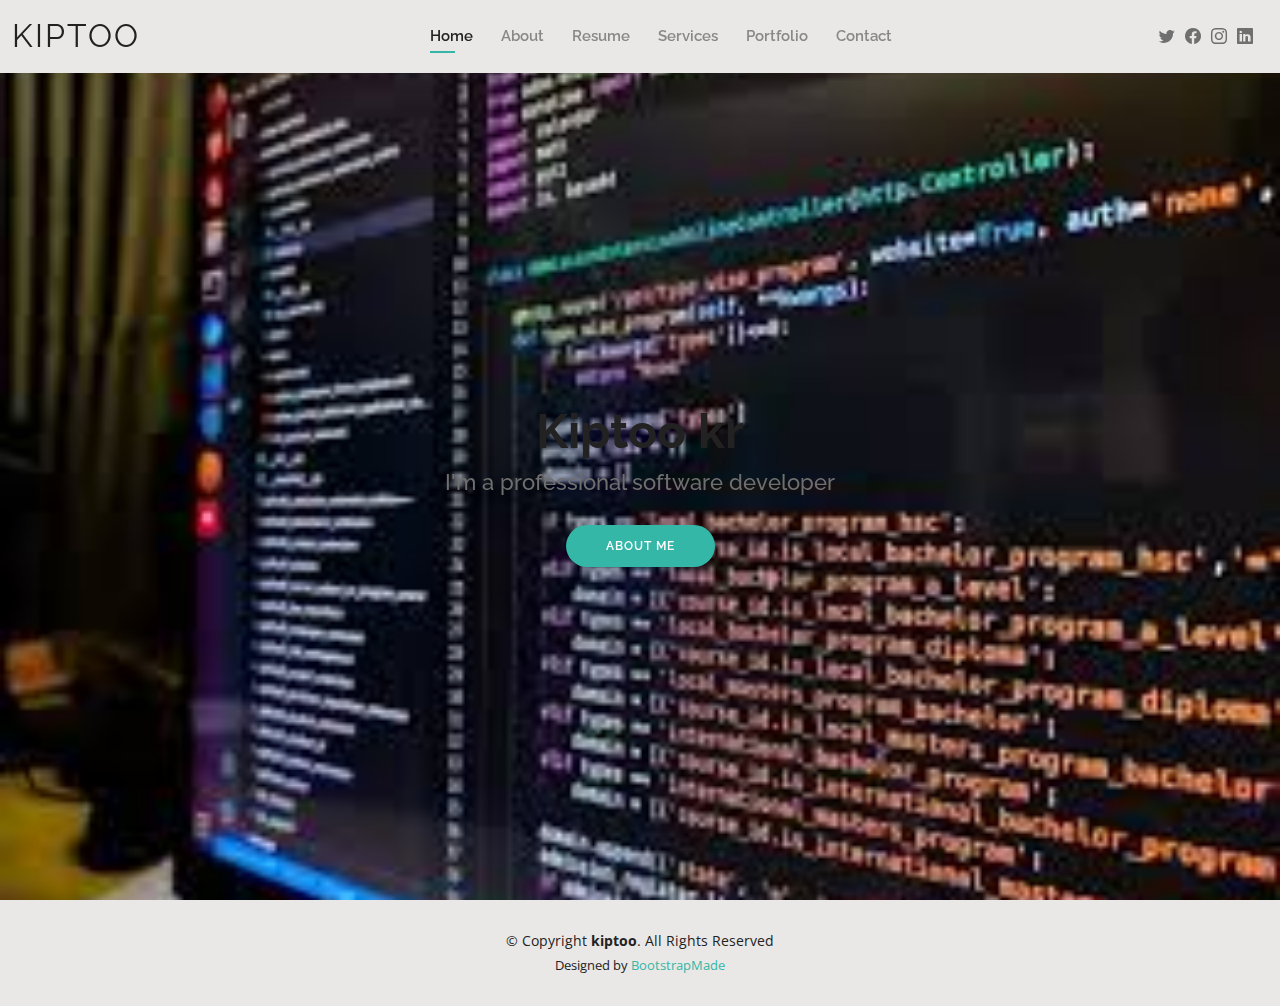
<file: index.html>
<!DOCTYPE html>
<html lang="en">

<head>
  <meta charset="utf-8">
  <meta content="width=device-width, initial-scale=1.0" name="viewport">

  <title>Kiptoo Bootstrap Template - Index</title>
  <meta content="" name="description">
  <meta content="" name="keywords">

  <!-- Favicons -->
  <link href="assets/img/favicon.png" rel="icon">
  <link href="assets/img/apple-touch-icon.png" rel="apple-touch-icon">

  <!-- Google Fonts -->
  <link href="https://fonts.googleapis.com/css?family=Open+Sans:300,300i,400,400i,600,600i,700,700i|Raleway:300,300i,400,400i,500,500i,600,600i,700,700i|Poppins:300,300i,400,400i,500,500i,600,600i,700,700i" rel="stylesheet">

  <!-- Vendor CSS Files -->
  <link href="assets/vendor/aos/aos.css" rel="stylesheet">
  <link href="assets/vendor/bootstrap/css/bootstrap.min.css" rel="stylesheet">
  <link href="assets/vendor/bootstrap-icons/bootstrap-icons.css" rel="stylesheet">
  <link href="assets/vendor/boxicons/css/boxicons.min.css" rel="stylesheet">
  <link href="assets/vendor/glightbox/css/glightbox.min.css" rel="stylesheet">
  <link href="assets/vendor/swiper/swiper-bundle.min.css" rel="stylesheet">

  <!-- Template Main CSS File -->
  <link href="assets/css/style.css" rel="stylesheet">

  <!-- =======================================================
  * Template Name: Kiptoo
  * Updated: May 30 2023 with Bootstrap v5.3.0
  * Template URL: https://bootstrapmade.com/kelly-free-bootstrap-cv-resume-html-template/
  * Author: BootstrapMade.com
  * License: https://bootstrapmade.com/license/
  ======================================================== -->
</head>

<body>

  <!-- ======= Header ======= -->
  <header id="header" class="fixed-top">
    <div class="container-fluid d-flex justify-content-between align-items-center">

      <h1 class="logo me-auto me-lg-0"><a href="index.html">KIPTOO</a></h1>
      <!-- Uncomment below if you prefer to use an image logo -->
      <!-- <a href="index.html" class="logo"><img src="assets/img/logo.png" alt="" class="img-fluid"></a>-->

      <nav id="navbar" class="navbar order-last order-lg-0">
        <ul>
          <li><a class="active" href="index.html">Home</a></li>
          <li><a href="about.html">About</a></li>
          <li><a href="resume.html">Resume</a></li>
          <li><a href="services.html">Services</a></li>
          <li><a href="portfolio.html">Portfolio</a></li>
          <li><a href="contact.html">Contact</a></li>
        </ul>
        <i class="bi bi-list mobile-nav-toggle"></i>
      </nav><!-- .navbar -->

      <div class="header-social-links">
        <a href="#" class="twitter"><i class="bi bi-twitter"></i></a>
        <a href="#" class="facebook"><i class="bi bi-facebook"></i></a>
        <a href="#" class="instagram"><i class="bi bi-instagram"></i></a>
        <a href="#" class="linkedin"><i class="bi bi-linkedin"></i></i></a>
      </div>

    </div>

  </header><!-- End Header -->

  <!-- ======= Hero Section ======= -->
  <section id="hero" class="d-flex align-items-center">
    <div class="container d-flex flex-column align-items-center" data-aos="zoom-in" data-aos-delay="100">
      <h1>Kiptoo kr </h1>
      <h2>I'm a professional  software developer</h2>
      <a href="about.html" class="btn-about">About Me</a>
    </div>
  </section><!-- End Hero -->

  <!-- ======= Footer ======= -->
  <footer id="footer">
    <div class="container">
      <div class="copyright">
        &copy; Copyright <strong><span>kiptoo</span></strong>. All Rights Reserved
      </div>
      <div class="credits">
        <!-- All the links in the footer should remain intact. -->
        <!-- You can delete the links only if you purchased the pro version. -->
        <!-- Licensing information: https://bootstrapmade.com/license/ -->
        <!-- Purchase the pro version with working PHP/AJAX contact form: https://bootstrapmade.com/kelly-free-bootstrap-cv-resume-html-template/ -->
        Designed by <a href="https://bootstrapmade.com/">BootstrapMade</a>
      </div>
    </div>
  </footer><!-- End  Footer -->

  <div id="preloader"></div>
  <a href="#" class="back-to-top d-flex align-items-center justify-content-center"><i class="bi bi-arrow-up-short"></i></a>

  <!-- Vendor JS Files -->
  <script src="assets/vendor/purecounter/purecounter_vanilla.js"></script>
  <script src="assets/vendor/aos/aos.js"></script>
  <script src="assets/vendor/bootstrap/js/bootstrap.bundle.min.js"></script>
  <script src="assets/vendor/glightbox/js/glightbox.min.js"></script>
  <script src="assets/vendor/isotope-layout/isotope.pkgd.min.js"></script>
  <script src="assets/vendor/swiper/swiper-bundle.min.js"></script>
  <script src="assets/vendor/waypoints/noframework.waypoints.js"></script>
  <script src="assets/vendor/php-email-form/validate.js"></script>

  <!-- Template Main JS File -->
  <script src="assets/js/main.js"></script>

</body>

</html>
</file>
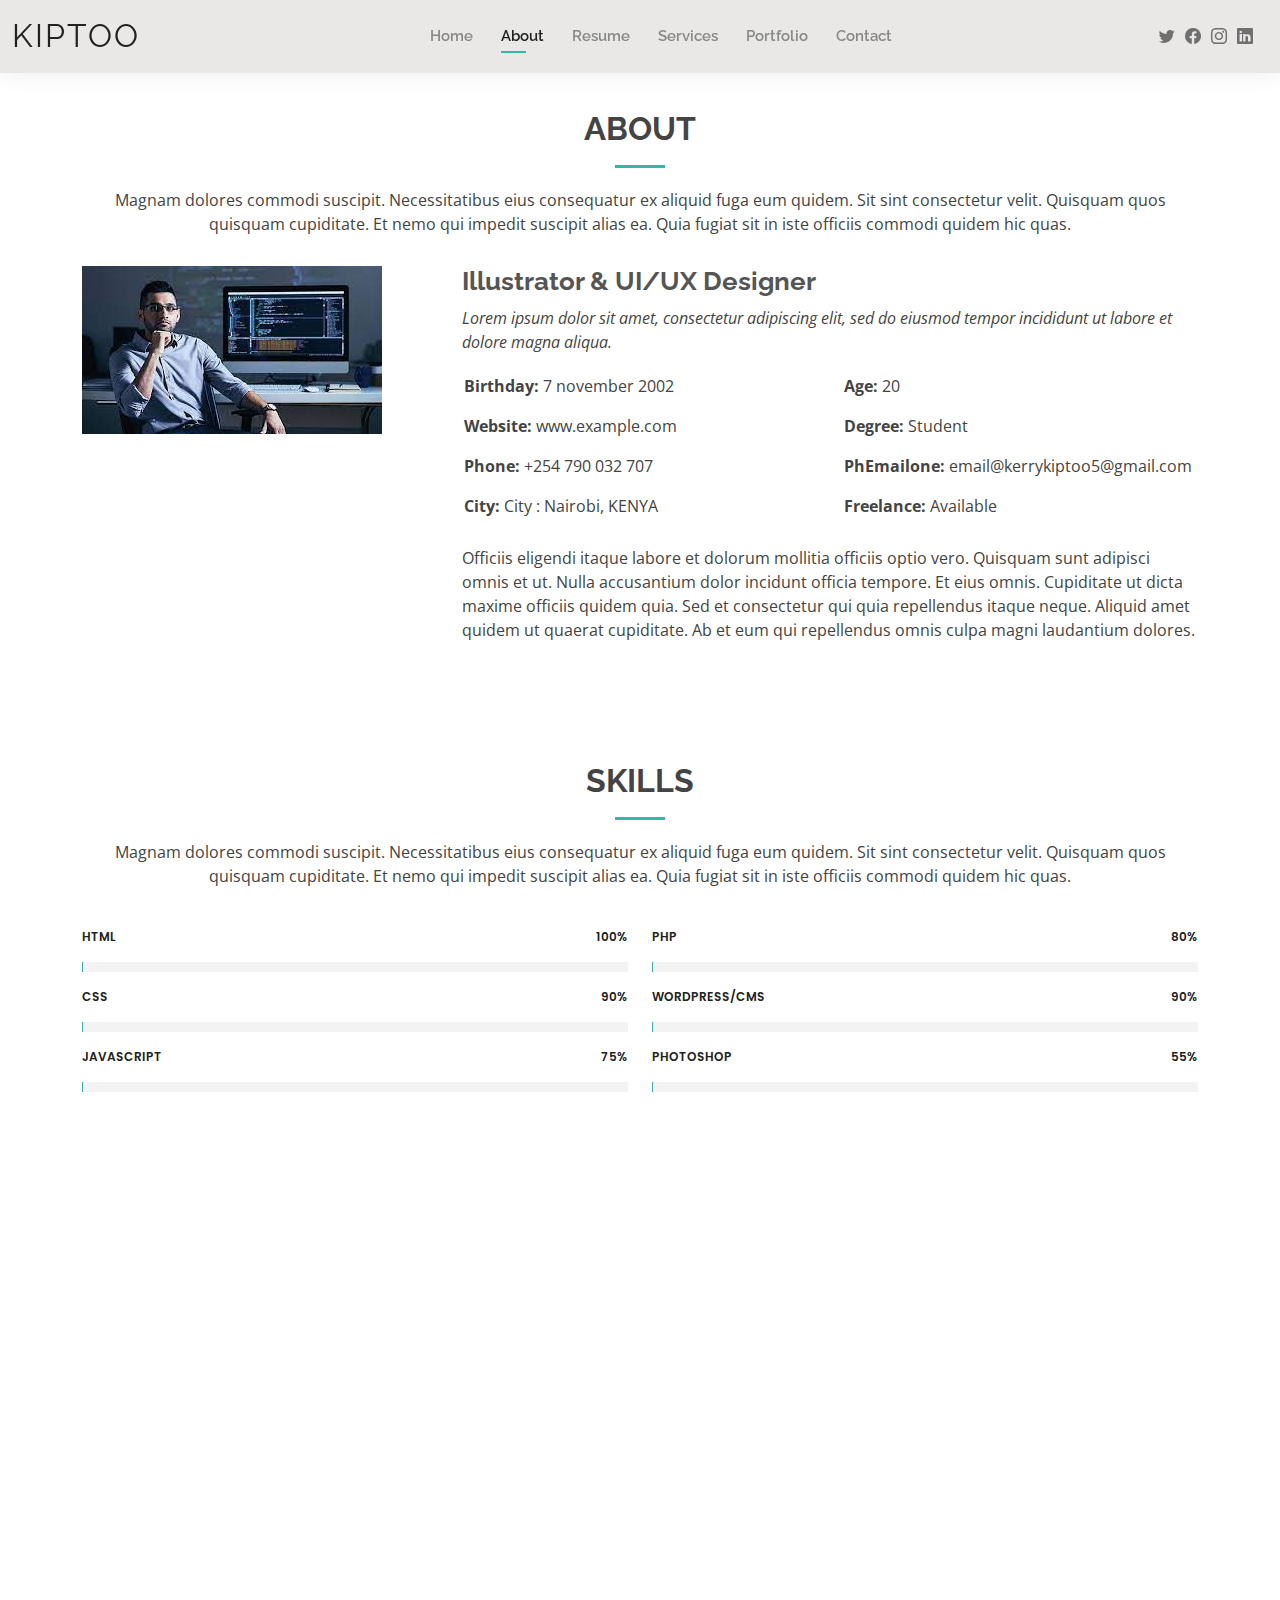
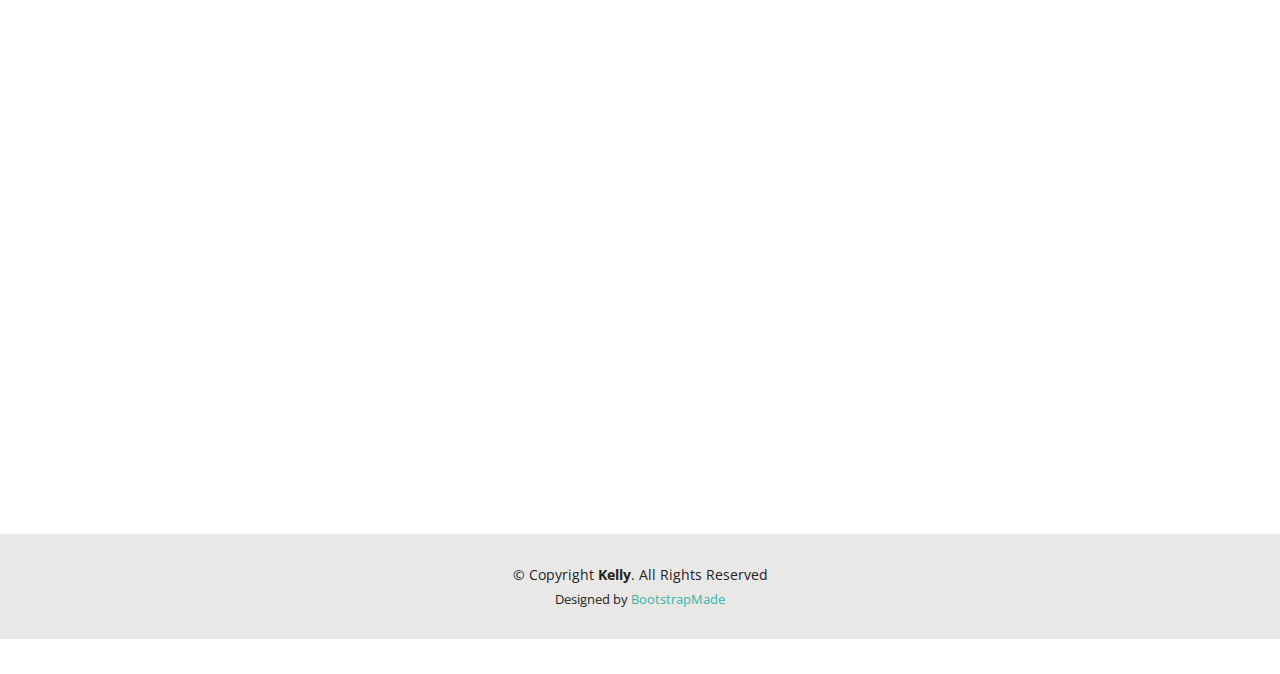
<file: about.html>
<!DOCTYPE html>
<html lang="en">

<head>
  <meta charset="utf-8">
  <meta content="width=device-width, initial-scale=1.0" name="viewport">

  <title>About - Kiptoo Bootstrap Template</title>
  <meta content="" name="description">
  <meta content="" name="keywords">

  <!-- Favicons -->
  <link href="assets/img/favicon.png" rel="icon">
  <link href="assets/img/apple-touch-icon.png" rel="apple-touch-icon">

  <!-- Google Fonts -->
  <link href="https://fonts.googleapis.com/css?family=Open+Sans:300,300i,400,400i,600,600i,700,700i|Raleway:300,300i,400,400i,500,500i,600,600i,700,700i|Poppins:300,300i,400,400i,500,500i,600,600i,700,700i" rel="stylesheet">

  <!-- Vendor CSS Files -->
  <link href="assets/vendor/aos/aos.css" rel="stylesheet">
  <link href="assets/vendor/bootstrap/css/bootstrap.min.css" rel="stylesheet">
  <link href="assets/vendor/bootstrap-icons/bootstrap-icons.css" rel="stylesheet">
  <link href="assets/vendor/boxicons/css/boxicons.min.css" rel="stylesheet">
  <link href="assets/vendor/glightbox/css/glightbox.min.css" rel="stylesheet">
  <link href="assets/vendor/swiper/swiper-bundle.min.css" rel="stylesheet">

  <!-- Template Main CSS File -->
  <link href="assets/css/style.css" rel="stylesheet">

  <!-- =======================================================
  * Template Name: Kelly
  * Updated: May 30 2023 with Bootstrap v5.3.0
  * Template URL: https://bootstrapmade.com/kelly-free-bootstrap-cv-resume-html-template/
  * Author: BootstrapMade.com
  * License: https://bootstrapmade.com/license/
  ======================================================== -->
</head>

<body>

  <!-- ======= Header ======= -->
  <header id="header" class="fixed-top">
    <div class="container-fluid d-flex justify-content-between align-items-center">

      <h1 class="logo me-auto me-lg-0"><a href="index.html">KIPTOO</a></h1>
      <!-- Uncomment below if you prefer to use an image logo -->
      <!-- <a href="index.html" class="logo"><img src="assets/img/logo.png" alt="" class="img-fluid"></a>-->

      <nav id="navbar" class="navbar order-last order-lg-0">
        <ul>
          <li><a href="index.html">Home</a></li>
          <li><a class="active" href="about.html">About</a></li>
          <li><a href="resume.html">Resume</a></li>
          <li><a href="services.html">Services</a></li>
          <li><a href="portfolio.html">Portfolio</a></li>
          <li><a href="contact.html">Contact</a></li>
        </ul>
        <i class="bi bi-list mobile-nav-toggle"></i>
      </nav><!-- .navbar -->

      <div class="header-social-links">
        <a href="#" class="twitter"><i class="bi bi-twitter"></i></a>
        <a href="#" class="facebook"><i class="bi bi-facebook"></i></a>
        <a href="#" class="instagram"><i class="bi bi-instagram"></i></a>
        <a href="#" class="linkedin"><i class="bi bi-linkedin"></i></i></a>
      </div>

    </div>

  </header><!-- End Header -->

  <main id="main">

    <!-- ======= About Section ======= -->
    <section id="about" class="about">
      <div class="container" data-aos="fade-up">

        <div class="section-title">
          <h2>About</h2>
          <p>Magnam dolores commodi suscipit. Necessitatibus eius consequatur ex aliquid fuga eum quidem. Sit sint consectetur velit. Quisquam quos quisquam cupiditate. Et nemo qui impedit suscipit alias ea. Quia fugiat sit in iste officiis commodi quidem hic quas.</p>
        </div>

        <div class="row">
          <div class="col-lg-4">
            <img src="assets/img/about.jpg" class="img-fluid" alt="">
          </div>
          <div class="col-lg-8 pt-4 pt-lg-0 content">
            <h3>Illustrator &amp; UI/UX Designer</h3>
            <p class="fst-italic">
              Lorem ipsum dolor sit amet, consectetur adipiscing elit, sed do eiusmod tempor incididunt ut labore et dolore
              magna aliqua.
            </p>
            <div class="row">
              <div class="col-lg-6">
                <ul>
                  <li><i class="bi bi-rounded-right"></i> <strong>Birthday:</strong> 7 november 2002</li>
                  <li><i class="bi bi-rounded-right"></i> <strong>Website:</strong> www.example.com</li>
                  <li><i class="bi bi-rounded-right"></i> <strong>Phone:</strong> +254 790 032 707</li>
                  <li><i class="bi bi-rounded-right"></i> <strong>City:</strong> City : Nairobi, KENYA</li>
                </ul>
              </div>
              <div class="col-lg-6">
                <ul>
                  <li><i class="bi bi-rounded-right"></i> <strong>Age:</strong> 20</li>
                  <li><i class="bi bi-rounded-right"></i> <strong>Degree:</strong> Student</li>
                  <li><i class="bi bi-rounded-right"></i> <strong>PhEmailone:</strong> email@kerrykiptoo5@gmail.com</li>
                  <li><i class="bi bi-rounded-right"></i> <strong>Freelance:</strong> Available</li>
                </ul>
              </div>
            </div>
            <p>
              Officiis eligendi itaque labore et dolorum mollitia officiis optio vero. Quisquam sunt adipisci omnis et ut. Nulla accusantium dolor incidunt officia tempore. Et eius omnis.
              Cupiditate ut dicta maxime officiis quidem quia. Sed et consectetur qui quia repellendus itaque neque. Aliquid amet quidem ut quaerat cupiditate. Ab et eum qui repellendus omnis culpa magni laudantium dolores.
            </p>
          </div>
        </div>

      </div>
    </section><!-- End About Section -->

    <!-- ======= Skills Section ======= -->
    <section id="skills" class="skills">
      <div class="container" data-aos="fade-up">

        <div class="section-title">
          <h2>Skills</h2>
          <p>Magnam dolores commodi suscipit. Necessitatibus eius consequatur ex aliquid fuga eum quidem. Sit sint consectetur velit. Quisquam quos quisquam cupiditate. Et nemo qui impedit suscipit alias ea. Quia fugiat sit in iste officiis commodi quidem hic quas.</p>
        </div>

        <div class="row skills-content">

          <div class="col-lg-6">

            <div class="progress">
              <span class="skill">HTML <i class="val">100%</i></span>
              <div class="progress-bar-wrap">
                <div class="progress-bar" role="progressbar" aria-valuenow="100" aria-valuemin="0" aria-valuemax="100"></div>
              </div>
            </div>

            <div class="progress">
              <span class="skill">CSS <i class="val">90%</i></span>
              <div class="progress-bar-wrap">
                <div class="progress-bar" role="progressbar" aria-valuenow="90" aria-valuemin="0" aria-valuemax="100"></div>
              </div>
            </div>

            <div class="progress">
              <span class="skill">JavaScript <i class="val">75%</i></span>
              <div class="progress-bar-wrap">
                <div class="progress-bar" role="progressbar" aria-valuenow="75" aria-valuemin="0" aria-valuemax="100"></div>
              </div>
            </div>

          </div>

          <div class="col-lg-6">

            <div class="progress">
              <span class="skill">PHP <i class="val">80%</i></span>
              <div class="progress-bar-wrap">
                <div class="progress-bar" role="progressbar" aria-valuenow="80" aria-valuemin="0" aria-valuemax="100"></div>
              </div>
            </div>

            <div class="progress">
              <span class="skill">WordPress/CMS <i class="val">90%</i></span>
              <div class="progress-bar-wrap">
                <div class="progress-bar" role="progressbar" aria-valuenow="90" aria-valuemin="0" aria-valuemax="100"></div>
              </div>
            </div>

            <div class="progress">
              <span class="skill">Photoshop <i class="val">55%</i></span>
              <div class="progress-bar-wrap">
                <div class="progress-bar" role="progressbar" aria-valuenow="55" aria-valuemin="0" aria-valuemax="100"></div>
              </div>
            </div>

          </div>

        </div>

      </div>
    </section><!-- End Skills Section -->

    <!-- ======= Facts Section ======= -->
    <section id="facts" class="facts">
      <div class="container" data-aos="fade-up">

        <div class="section-title">
          <h2>Facts</h2>
          <p>Magnam dolores commodi suscipit. Necessitatibus eius consequatur ex aliquid fuga eum quidem. Sit sint consectetur velit. Quisquam quos quisquam cupiditate. Et nemo qui impedit suscipit alias ea. Quia fugiat sit in iste officiis commodi quidem hic quas.</p>
        </div>

        <div class="row counters">

          <div class="col-lg-3 col-6 text-center">
            <span data-purecounter-start="0" data-purecounter-end="232" data-purecounter-duration="1" class="purecounter"></span>
            <p>Clients</p>
          </div>

          <div class="col-lg-3 col-6 text-center">
            <span data-purecounter-start="0" data-purecounter-end="521" data-purecounter-duration="1" class="purecounter"></span>
            <p>Projects</p>
          </div>

          <div class="col-lg-3 col-6 text-center">
            <span data-purecounter-start="0" data-purecounter-end="1463" data-purecounter-duration="1" class="purecounter"></span>
            <p>Hours Of Support</p>
          </div>

          <div class="col-lg-3 col-6 text-center">
            <span data-purecounter-start="0" data-purecounter-end="15" data-purecounter-duration="1" class="purecounter"></span>
            <p>Hard Workers</p>
          </div>

        </div>

      </div>
    </section><!-- End Facts Section -->

    <!-- ======= Testimonials Section ======= -->
    <section id="testimonials" class="testimonials">
      <div class="container" data-aos="fade-up">

        <div class="section-title">
          <h2>Testimonials</h2>
          <p>Magnam dolores commodi suscipit. Necessitatibus eius consequatur ex aliquid fuga eum quidem. Sit sint consectetur velit. Quisquam quos quisquam cupiditate. Et nemo qui impedit suscipit alias ea. Quia fugiat sit in iste officiis commodi quidem hic quas.</p>
        </div>

        <div class="testimonials-slider swiper" data-aos="fade-up" data-aos-delay="100">
          <div class="swiper-wrapper">

            <div class="swiper-slide">
              <div class="testimonial-item">
                <img src="assets/img/testimonials/testimonials-1.jpg" class="testimonial-img" alt="">
                <h3>Saul Goodman</h3>
                <h4>Ceo &amp; Founder</h4>
                <p>
                  <i class="bx bxs-quote-alt-left quote-icon-left"></i>
                  Proin iaculis purus consequat sem cure digni ssim donec porttitora entum suscipit rhoncus. Accusantium quam, ultricies eget id, aliquam eget nibh et. Maecen aliquam, risus at semper.
                  <i class="bx bxs-quote-alt-right quote-icon-right"></i>
                </p>
              </div>
            </div><!-- End testimonial item -->

            <div class="swiper-slide">
              <div class="testimonial-item">
                <img src="assets/img/testimonials/testimonials-2.jpg" class="testimonial-img" alt="">
                <h3>Sara Wilsson</h3>
                <h4>Designer</h4>
                <p>
                  <i class="bx bxs-quote-alt-left quote-icon-left"></i>
                  Export tempor illum tamen malis malis eram quae irure esse labore quem cillum quid cillum eram malis quorum velit fore eram velit sunt aliqua noster fugiat irure amet legam anim culpa.
                  <i class="bx bxs-quote-alt-right quote-icon-right"></i>
                </p>
              </div>
            </div><!-- End testimonial item -->

            <div class="swiper-slide">
              <div class="testimonial-item">
                <img src="assets/img/testimonials/testimonials-3.jpg" class="testimonial-img" alt="">
                <h3>Jena Karlis</h3>
                <h4>Store Owner</h4>
                <p>
                  <i class="bx bxs-quote-alt-left quote-icon-left"></i>
                  Enim nisi quem export duis labore cillum quae magna enim sint quorum nulla quem veniam duis minim tempor labore quem eram duis noster aute amet eram fore quis sint minim.
                  <i class="bx bxs-quote-alt-right quote-icon-right"></i>
                </p>
              </div>
            </div><!-- End testimonial item -->

            <div class="swiper-slide">
              <div class="testimonial-item">
                <img src="assets/img/testimonials/testimonials-4.jpg" class="testimonial-img" alt="">
                <h3>Matt Brandon</h3>
                <h4>Freelancer</h4>
                <p>
                  <i class="bx bxs-quote-alt-left quote-icon-left"></i>
                  Fugiat enim eram quae cillum dolore dolor amet nulla culpa multos export minim fugiat minim velit minim dolor enim duis veniam ipsum anim magna sunt elit fore quem dolore labore illum veniam.
                  <i class="bx bxs-quote-alt-right quote-icon-right"></i>
                </p>
              </div>
            </div><!-- End testimonial item -->

            <div class="swiper-slide">
              <div class="testimonial-item">
                <img src="assets/img/testimonials/testimonials-5.jpg" class="testimonial-img" alt="">
                <h3>John Larson</h3>
                <h4>Entrepreneur</h4>
                <p>
                  <i class="bx bxs-quote-alt-left quote-icon-left"></i>
                  Quis quorum aliqua sint quem legam fore sunt eram irure aliqua veniam tempor noster veniam enim culpa labore duis sunt culpa nulla illum cillum fugiat legam esse veniam culpa fore nisi cillum quid.
                  <i class="bx bxs-quote-alt-right quote-icon-right"></i>
                </p>
              </div>
            </div><!-- End testimonial item -->

          </div>
          <div class="swiper-pagination"></div>
        </div>

      </div>
    </section><!-- End Testimonials Section -->

  </main><!-- End #main -->

  <!-- ======= Footer ======= -->
  <footer id="footer">
    <div class="container">
      <div class="copyright">
        &copy; Copyright <strong><span>Kelly</span></strong>. All Rights Reserved
      </div>
      <div class="credits">
        <!-- All the links in the footer should remain intact. -->
        <!-- You can delete the links only if you purchased the pro version. -->
        <!-- Licensing information: https://bootstrapmade.com/license/ -->
        <!-- Purchase the pro version with working PHP/AJAX contact form: https://bootstrapmade.com/kelly-free-bootstrap-cv-resume-html-template/ -->
        Designed by <a href="https://bootstrapmade.com/">BootstrapMade</a>
      </div>
    </div>
  </footer><!-- End  Footer -->

  <div id="preloader"></div>
  <a href="#" class="back-to-top d-flex align-items-center justify-content-center"><i class="bi bi-arrow-up-short"></i></a>

  <!-- Vendor JS Files -->
  <script src="assets/vendor/purecounter/purecounter_vanilla.js"></script>
  <script src="assets/vendor/aos/aos.js"></script>
  <script src="assets/vendor/bootstrap/js/bootstrap.bundle.min.js"></script>
  <script src="assets/vendor/glightbox/js/glightbox.min.js"></script>
  <script src="assets/vendor/isotope-layout/isotope.pkgd.min.js"></script>
  <script src="assets/vendor/swiper/swiper-bundle.min.js"></script>
  <script src="assets/vendor/waypoints/noframework.waypoints.js"></script>
  <script src="assets/vendor/php-email-form/validate.js"></script>

  <!-- Template Main JS File -->
  <script src="assets/js/main.js"></script>

</body>

</html>
</file>
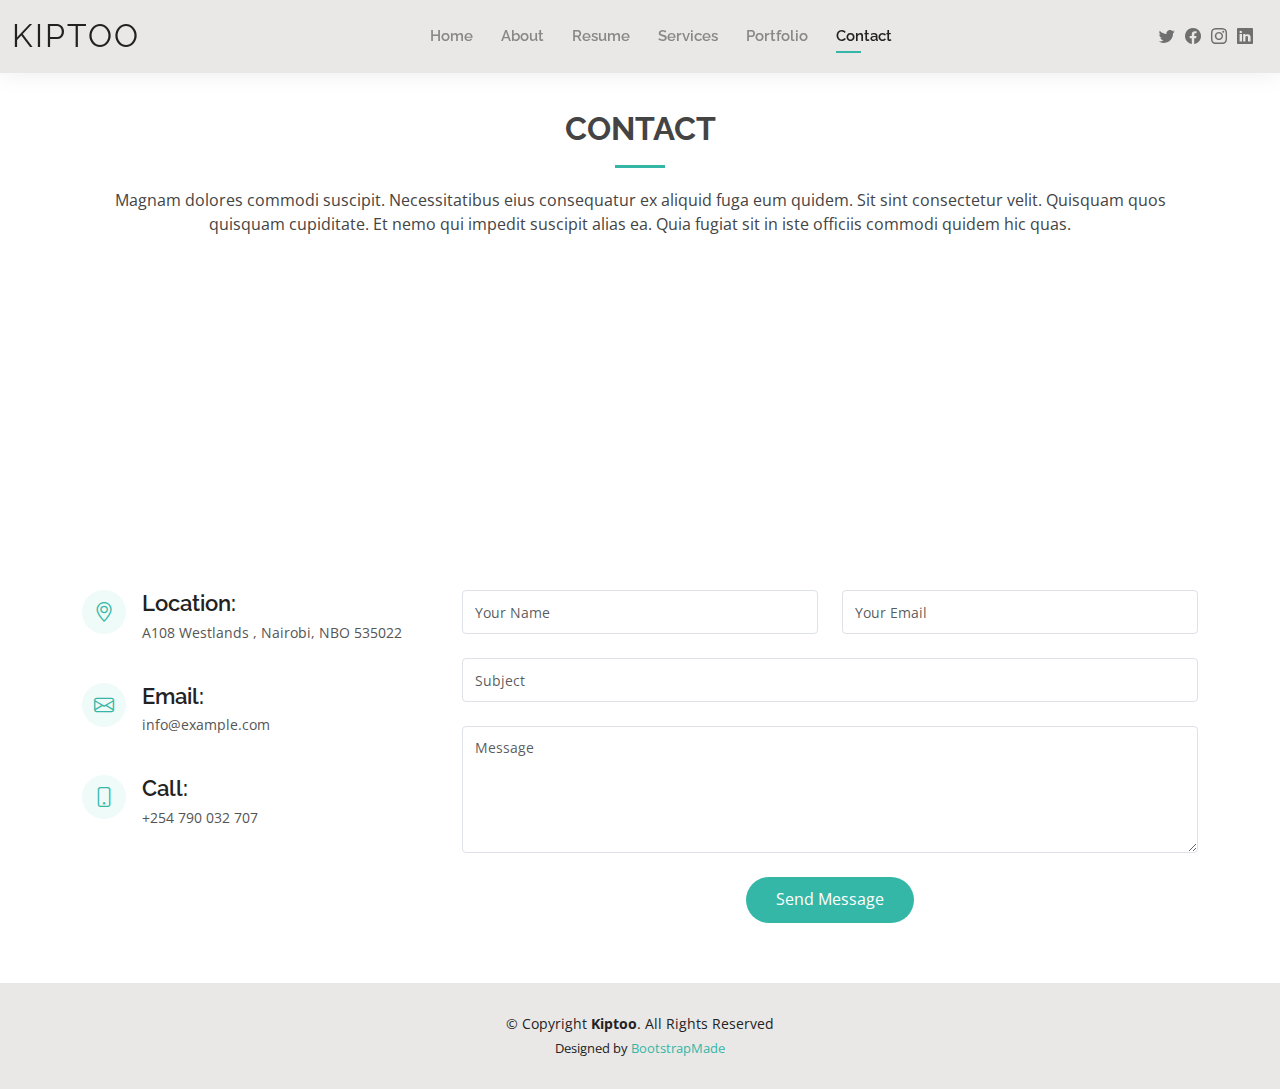
<file: contact.html>
<!DOCTYPE html>
<html lang="en">

<head>
  <meta charset="utf-8">
  <meta content="width=device-width, initial-scale=1.0" name="viewport">

  <title>Contact - Kiptoo Bootstrap Template</title>
  <meta content="" name="description">
  <meta content="" name="keywords">

  <!-- Favicons -->
  <link href="assets/img/favicon.png" rel="icon">
  <link href="assets/img/apple-touch-icon.png" rel="apple-touch-icon">

  <!-- Google Fonts -->
  <link href="https://fonts.googleapis.com/css?family=Open+Sans:300,300i,400,400i,600,600i,700,700i|Raleway:300,300i,400,400i,500,500i,600,600i,700,700i|Poppins:300,300i,400,400i,500,500i,600,600i,700,700i" rel="stylesheet">

  <!-- Vendor CSS Files -->
  <link href="assets/vendor/aos/aos.css" rel="stylesheet">
  <link href="assets/vendor/bootstrap/css/bootstrap.min.css" rel="stylesheet">
  <link href="assets/vendor/bootstrap-icons/bootstrap-icons.css" rel="stylesheet">
  <link href="assets/vendor/boxicons/css/boxicons.min.css" rel="stylesheet">
  <link href="assets/vendor/glightbox/css/glightbox.min.css" rel="stylesheet">
  <link href="assets/vendor/swiper/swiper-bundle.min.css" rel="stylesheet">

  <!-- Template Main CSS File -->
  <link href="assets/css/style.css" rel="stylesheet">

  <!-- =======================================================
  * Template Name: Kelly
  * Updated: May 30 2023 with Bootstrap v5.3.0
  * Template URL: https://bootstrapmade.com/kelly-free-bootstrap-cv-resume-html-template/
  * Author: BootstrapMade.com
  * License: https://bootstrapmade.com/license/
  ======================================================== -->
</head>

<body>

  <!-- ======= Header ======= -->
  <header id="header" class="fixed-top">
    <div class="container-fluid d-flex justify-content-between align-items-center">

      <h1 class="logo me-auto me-lg-0"><a href="index.html">KIPTOO</a></h1>
      <!-- Uncomment below if you prefer to use an image logo -->
      <!-- <a href="index.html" class="logo"><img src="assets/img/logo.png" alt="" class="img-fluid"></a>-->

      <nav id="navbar" class="navbar order-last order-lg-0">
        <ul>
          <li><a href="index.html">Home</a></li>
          <li><a href="about.html">About</a></li>
          <li><a href="resume.html">Resume</a></li>
          <li><a href="services.html">Services</a></li>
          <li><a href="portfolio.html">Portfolio</a></li>
          <li><a class="active" href="contact.html">Contact</a></li>
        </ul>
        <i class="bi bi-list mobile-nav-toggle"></i>
      </nav><!-- .navbar -->

      <div class="header-social-links">
        <a href="#" class="twitter"><i class="bi bi-twitter"></i></a>
        <a href="#" class="facebook"><i class="bi bi-facebook"></i></a>
        <a href="#" class="instagram"><i class="bi bi-instagram"></i></a>
        <a href="#" class="linkedin"><i class="bi bi-linkedin"></i></i></a>
      </div>

    </div>

  </header><!-- End Header -->

  <main id="main">

    <!-- ======= Contact Section ======= -->
    <section id="contact" class="contact">
      <div class="container" data-aos="fade-up">

        <div class="section-title">
          <h2>Contact</h2>
          <p>Magnam dolores commodi suscipit. Necessitatibus eius consequatur ex aliquid fuga eum quidem. Sit sint consectetur velit. Quisquam quos quisquam cupiditate. Et nemo qui impedit suscipit alias ea. Quia fugiat sit in iste officiis commodi quidem hic quas.</p>
        </div>

        <div>
          <iframe style="border:0; width: 100%; height: 270px;" src="https://www.google.com/maps/embed?pb=!1m14!1m8!1m3!1d12097.433213460943!2d-74.0062269!3d40.7101282!3m2!1i1024!2i768!4f13.1!3m3!1m2!1s0x0%3A0xb89d1fe6bc499443!2sDowntown+Conference+Center!5e0!3m2!1smk!2sbg!4v1539943755621" frameborder="0" allowfullscreen></iframe>
        </div>

        <div class="row mt-5">

          <div class="col-lg-4">
            <div class="info">
              <div class="address">
                <i class="bi bi-geo-alt"></i>
                <h4>Location:</h4>
                <p>A108 Westlands , Nairobi, NBO 535022</p>
              </div>

              <div class="email">
                <i class="bi bi-envelope"></i>
                <h4>Email:</h4>
                <p>info@example.com</p>
              </div>

              <div class="phone">
                <i class="bi bi-phone"></i>
                <h4>Call:</h4>
                <p>+254 790 032 707</p>
              </div>

            </div>

          </div>

          <div class="col-lg-8 mt-5 mt-lg-0">

            <form action="forms/contact.php" method="post" role="form" class="php-email-form">
              <div class="row">
                <div class="col-md-6 form-group">
                  <input type="text" name="name" class="form-control" id="name" placeholder="Your Name" required>
                </div>
                <div class="col-md-6 form-group mt-3 mt-md-0">
                  <input type="email" class="form-control" name="email" id="email" placeholder="Your Email" required>
                </div>
              </div>
              <div class="form-group mt-3">
                <input type="text" class="form-control" name="subject" id="subject" placeholder="Subject" required>
              </div>
              <div class="form-group mt-3">
                <textarea class="form-control" name="message" rows="5" placeholder="Message" required></textarea>
              </div>
              <div class="my-3">
                <div class="loading">Loading</div>
                <div class="error-message"></div>
                <div class="sent-message">Your message has been sent. Thank you!</div>
              </div>
              <div class="text-center"><button type="submit">Send Message</button></div>
            </form>

          </div>

        </div>

      </div>
    </section><!-- End Contact Section -->

  </main><!-- End #main -->

  <!-- ======= Footer ======= -->
  <footer id="footer">
    <div class="container">
      <div class="copyright">
        &copy; Copyright <strong><span>Kiptoo</span></strong>. All Rights Reserved
      </div>
      <div class="credits">
        <!-- All the links in the footer should remain intact. -->
        <!-- You can delete the links only if you purchased the pro version. -->
        <!-- Licensing information: https://bootstrapmade.com/license/ -->
        <!-- Purchase the pro version with working PHP/AJAX contact form: https://bootstrapmade.com/kelly-free-bootstrap-cv-resume-html-template/ -->
        Designed by <a href="https://bootstrapmade.com/">BootstrapMade</a>
      </div>
    </div>
  </footer><!-- End  Footer -->

  <div id="preloader"></div>
  <a href="#" class="back-to-top d-flex align-items-center justify-content-center"><i class="bi bi-arrow-up-short"></i></a>

  <!-- Vendor JS Files -->
  <script src="assets/vendor/purecounter/purecounter_vanilla.js"></script>
  <script src="assets/vendor/aos/aos.js"></script>
  <script src="assets/vendor/bootstrap/js/bootstrap.bundle.min.js"></script>
  <script src="assets/vendor/glightbox/js/glightbox.min.js"></script>
  <script src="assets/vendor/isotope-layout/isotope.pkgd.min.js"></script>
  <script src="assets/vendor/swiper/swiper-bundle.min.js"></script>
  <script src="assets/vendor/waypoints/noframework.waypoints.js"></script>
  <script src="assets/vendor/php-email-form/validate.js"></script>

  <!-- Template Main JS File -->
  <script src="assets/js/main.js"></script>

</body>

</html>
</file>
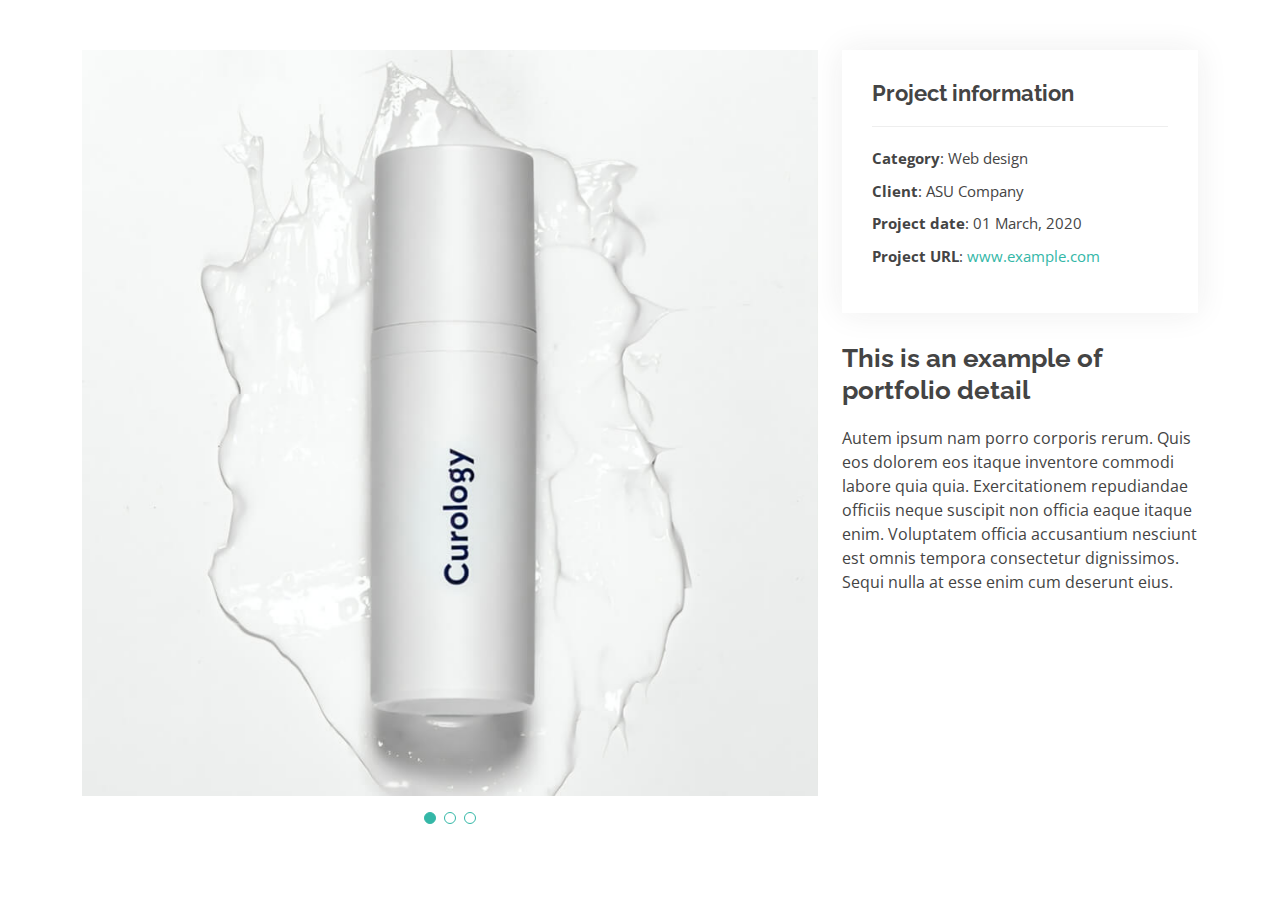
<file: portfolio-details.html>
<!DOCTYPE html>
<html lang="en">

<head>
  <meta charset="utf-8">
  <meta content="width=device-width, initial-scale=1.0" name="viewport">

  <title>Portfolio Details - Kelly Bootstrap Template</title>
  <meta content="" name="description">
  <meta content="" name="keywords">

  <!-- Favicons -->
  <link href="assets/img/favicon.png" rel="icon">
  <link href="assets/img/apple-touch-icon.png" rel="apple-touch-icon">

  <!-- Google Fonts -->
  <link href="https://fonts.googleapis.com/css?family=Open+Sans:300,300i,400,400i,600,600i,700,700i|Raleway:300,300i,400,400i,500,500i,600,600i,700,700i|Poppins:300,300i,400,400i,500,500i,600,600i,700,700i" rel="stylesheet">

  <!-- Vendor CSS Files -->
  <link href="assets/vendor/aos/aos.css" rel="stylesheet">
  <link href="assets/vendor/bootstrap/css/bootstrap.min.css" rel="stylesheet">
  <link href="assets/vendor/bootstrap-icons/bootstrap-icons.css" rel="stylesheet">
  <link href="assets/vendor/boxicons/css/boxicons.min.css" rel="stylesheet">
  <link href="assets/vendor/glightbox/css/glightbox.min.css" rel="stylesheet">
  <link href="assets/vendor/swiper/swiper-bundle.min.css" rel="stylesheet">

  <!-- Template Main CSS File -->
  <link href="assets/css/style.css" rel="stylesheet">

  <!-- =======================================================
  * Template Name: Kelly
  * Updated: May 30 2023 with Bootstrap v5.3.0
  * Template URL: https://bootstrapmade.com/kelly-free-bootstrap-cv-resume-html-template/
  * Author: BootstrapMade.com
  * License: https://bootstrapmade.com/license/
  ======================================================== -->
</head>

<body>

  <main id="main">

    <!-- ======= Portfolio Details Section ======= -->
    <section id="portfolio-details" class="portfolio-details">
      <div class="container">

        <div class="row gy-4">

          <div class="col-lg-8">
            <div class="portfolio-details-slider swiper">
              <div class="swiper-wrapper align-items-center">

                <div class="swiper-slide">
                  <img src="assets/img/portfolio/portfolio-1.jpg" alt="">
                </div>

                <div class="swiper-slide">
                  <img src="assets/img/portfolio/portfolio-2.jpg" alt="">
                </div>

                <div class="swiper-slide">
                  <img src="assets/img/portfolio/portfolio-3.jpg" alt="">
                </div>

              </div>
              <div class="swiper-pagination"></div>
            </div>
          </div>

          <div class="col-lg-4">
            <div class="portfolio-info">
              <h3>Project information</h3>
              <ul>
                <li><strong>Category</strong>: Web design</li>
                <li><strong>Client</strong>: ASU Company</li>
                <li><strong>Project date</strong>: 01 March, 2020</li>
                <li><strong>Project URL</strong>: <a href="#">www.example.com</a></li>
              </ul>
            </div>
            <div class="portfolio-description">
              <h2>This is an example of portfolio detail</h2>
              <p>
                Autem ipsum nam porro corporis rerum. Quis eos dolorem eos itaque inventore commodi labore quia quia. Exercitationem repudiandae officiis neque suscipit non officia eaque itaque enim. Voluptatem officia accusantium nesciunt est omnis tempora consectetur dignissimos. Sequi nulla at esse enim cum deserunt eius.
              </p>
            </div>
          </div>

        </div>

      </div>
    </section><!-- End Portfolio Details Section -->

  </main><!-- End #main -->

  <div id="preloader"></div>
  <a href="#" class="back-to-top d-flex align-items-center justify-content-center"><i class="bi bi-arrow-up-short"></i></a>

  <!-- Vendor JS Files -->
  <script src="assets/vendor/purecounter/purecounter_vanilla.js"></script>
  <script src="assets/vendor/aos/aos.js"></script>
  <script src="assets/vendor/bootstrap/js/bootstrap.bundle.min.js"></script>
  <script src="assets/vendor/glightbox/js/glightbox.min.js"></script>
  <script src="assets/vendor/isotope-layout/isotope.pkgd.min.js"></script>
  <script src="assets/vendor/swiper/swiper-bundle.min.js"></script>
  <script src="assets/vendor/waypoints/noframework.waypoints.js"></script>
  <script src="assets/vendor/php-email-form/validate.js"></script>

  <!-- Template Main JS File -->
  <script src="assets/js/main.js"></script>

</body>

</html>
</file>
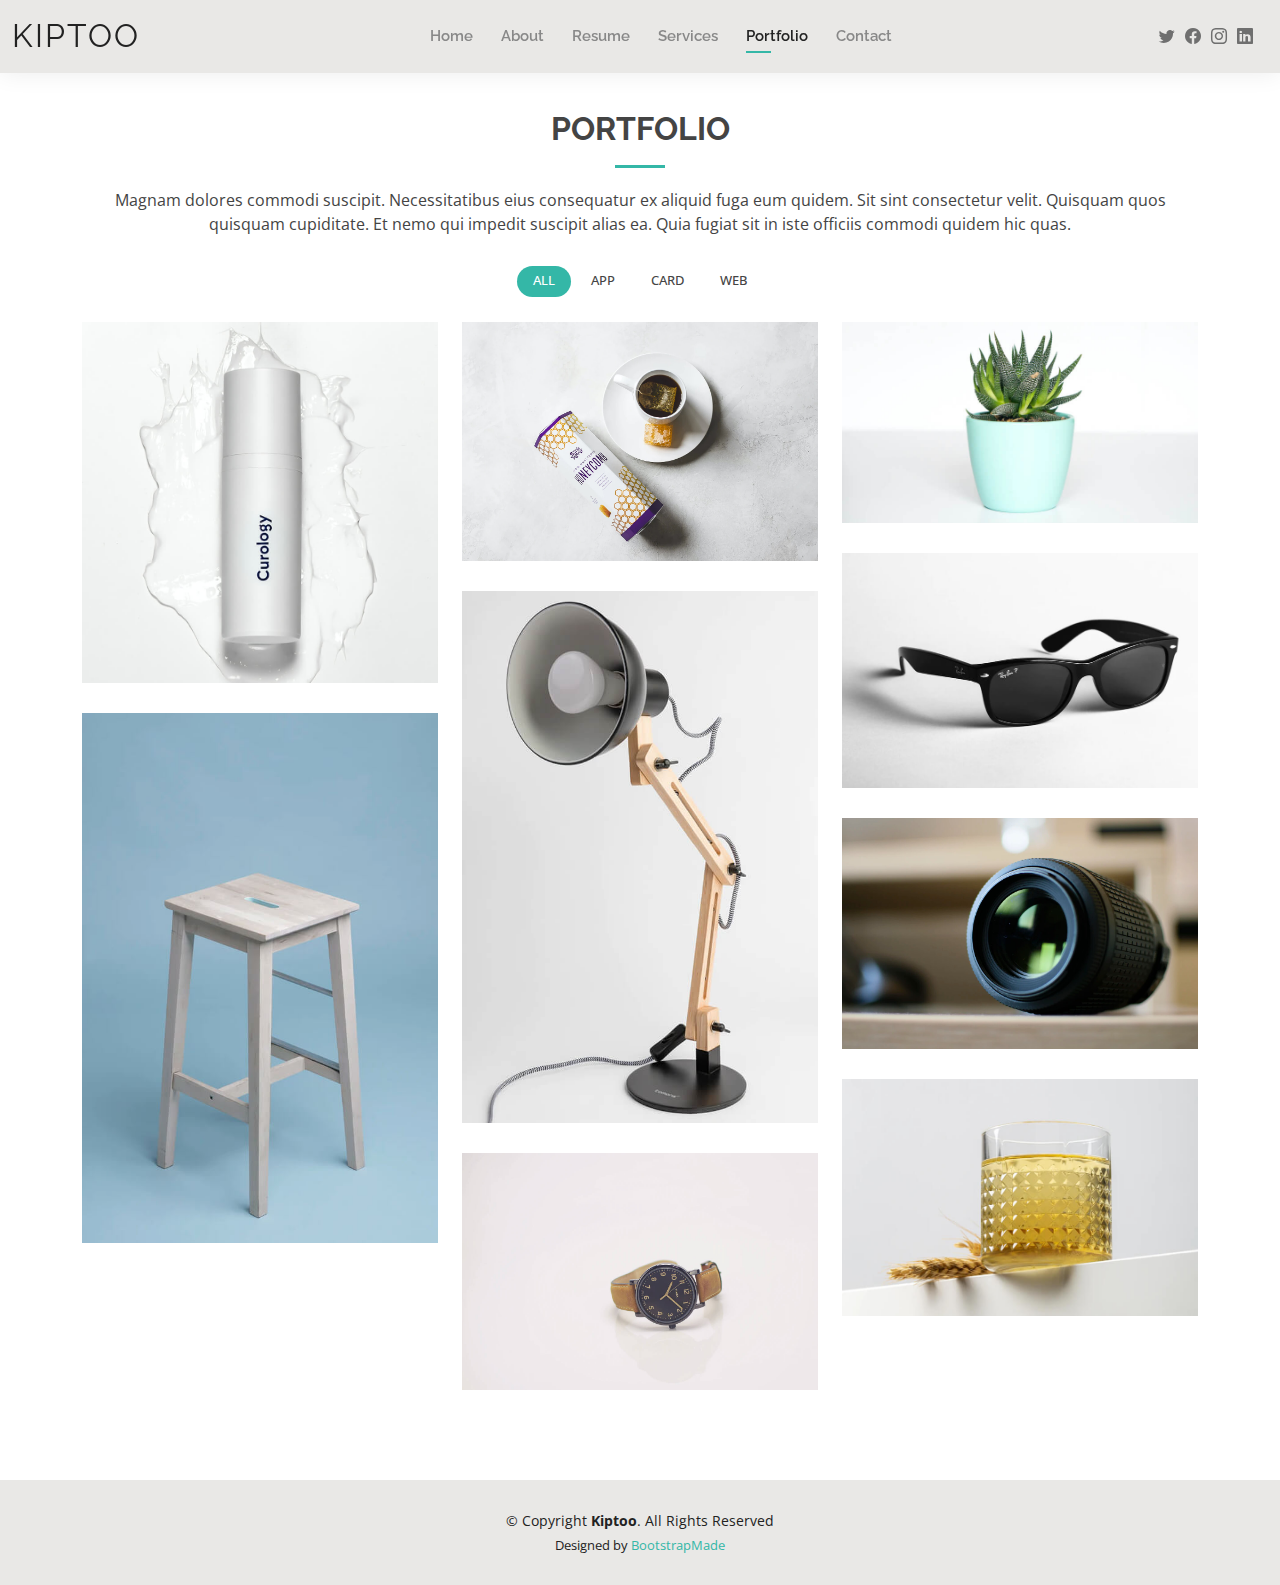
<file: portfolio.html>
<!DOCTYPE html>
<html lang="en">

<head>
  <meta charset="utf-8">
  <meta content="width=device-width, initial-scale=1.0" name="viewport">

  <title>Portfolio - kiptoo Bootstrap Template</title>
  <meta content="" name="description">
  <meta content="" name="keywords">

  <!-- Favicons -->
  <link href="assets/img/favicon.png" rel="icon">
  <link href="assets/img/apple-touch-icon.png" rel="apple-touch-icon">

  <!-- Google Fonts -->
  <link href="https://fonts.googleapis.com/css?family=Open+Sans:300,300i,400,400i,600,600i,700,700i|Raleway:300,300i,400,400i,500,500i,600,600i,700,700i|Poppins:300,300i,400,400i,500,500i,600,600i,700,700i" rel="stylesheet">

  <!-- Vendor CSS Files -->
  <link href="assets/vendor/aos/aos.css" rel="stylesheet">
  <link href="assets/vendor/bootstrap/css/bootstrap.min.css" rel="stylesheet">
  <link href="assets/vendor/bootstrap-icons/bootstrap-icons.css" rel="stylesheet">
  <link href="assets/vendor/boxicons/css/boxicons.min.css" rel="stylesheet">
  <link href="assets/vendor/glightbox/css/glightbox.min.css" rel="stylesheet">
  <link href="assets/vendor/swiper/swiper-bundle.min.css" rel="stylesheet">

  <!-- Template Main CSS File -->
  <link href="assets/css/style.css" rel="stylesheet">

  <!-- =======================================================
  * Template Name: Kiptoo
  * Updated: May 30 2023 with Bootstrap v5.3.0
  * Template URL: https://bootstrapmade.com/kelly-free-bootstrap-cv-resume-html-template/
  * Author: BootstrapMade.com
  * License: https://bootstrapmade.com/license/
  ======================================================== -->
</head>

<body>

  <!-- ======= Header ======= -->
  <header id="header" class="fixed-top">
    <div class="container-fluid d-flex justify-content-between align-items-center">

      <h1 class="logo me-auto me-lg-0"><a href="index.html">Kiptoo</a></h1>
      <!-- Uncomment below if you prefer to use an image logo -->
      <!-- <a href="index.html" class="logo"><img src="assets/img/logo.png" alt="" class="img-fluid"></a>-->

      <nav id="navbar" class="navbar order-last order-lg-0">
        <ul>
          <li><a href="index.html">Home</a></li>
          <li><a href="about.html">About</a></li>
          <li><a href="resume.html">Resume</a></li>
          <li><a href="services.html">Services</a></li>
          <li><a class="active" href="portfolio.html">Portfolio</a></li>
          <li><a href="contact.html">Contact</a></li>
        </ul>
        <i class="bi bi-list mobile-nav-toggle"></i>
      </nav><!-- .navbar -->

      <div class="header-social-links">
        <a href="#" class="twitter"><i class="bi bi-twitter"></i></a>
        <a href="#" class="facebook"><i class="bi bi-facebook"></i></a>
        <a href="#" class="instagram"><i class="bi bi-instagram"></i></a>
        <a href="#" class="linkedin"><i class="bi bi-linkedin"></i></i></a>
      </div>

    </div>

  </header><!-- End Header -->

  <main id="main">

    <!-- ======= Portfolio Section ======= -->
    <section id="portfolio" class="portfolio">
      <div class="container" data-aos="fade-up">

        <div class="section-title">
          <h2>Portfolio</h2>
          <p>Magnam dolores commodi suscipit. Necessitatibus eius consequatur ex aliquid fuga eum quidem. Sit sint consectetur velit. Quisquam quos quisquam cupiditate. Et nemo qui impedit suscipit alias ea. Quia fugiat sit in iste officiis commodi quidem hic quas.</p>
        </div>

        <div class="row" data-aos="fade-up" data-aos-delay="100">
          <div class="col-lg-12 d-flex justify-content-center">
            <ul id="portfolio-flters">
              <li data-filter="*" class="filter-active">All</li>
              <li data-filter=".filter-app">App</li>
              <li data-filter=".filter-card">Card</li>
              <li data-filter=".filter-web">Web</li>
            </ul>
          </div>
        </div>

        <div class="row portfolio-container" data-aos="fade-up" data-aos-delay="200">

          <div class="col-lg-4 col-md-6 portfolio-item filter-app">
            <div class="portfolio-wrap">
              <img src="assets/img/portfolio/portfolio-1.jpg" class="img-fluid" alt="">
              <div class="portfolio-info">
                <h4>App 1</h4>
                <p>App</p>
                <div class="portfolio-links">
                  <a href="assets/img/portfolio/portfolio-1.jpg" data-gallery="portfolioGallery" class="portfolio-lightbox" title="App 1"><i class="bx bx-plus"></i></a>
                  <a href="portfolio-details.html" class="portfolio-details-lightbox" data-glightbox="type: external" title="Portfolio Details"><i class="bx bx-link"></i></a>
                </div>
              </div>
            </div>
          </div>

          <div class="col-lg-4 col-md-6 portfolio-item filter-web">
            <div class="portfolio-wrap">
              <img src="assets/img/portfolio/portfolio-2.jpg" class="img-fluid" alt="">
              <div class="portfolio-info">
                <h4>Web 3</h4>
                <p>Web</p>
                <div class="portfolio-links">
                  <a href="assets/img/portfolio/portfolio-2.jpg" data-gallery="portfolioGallery" class="portfolio-lightbox" title="Web 3"><i class="bx bx-plus"></i></a>
                  <a href="portfolio-details.html" class="portfolio-details-lightbox" data-glightbox="type: external" title="Portfolio Details"><i class="bx bx-link"></i></a>
                </div>
              </div>
            </div>
          </div>

          <div class="col-lg-4 col-md-6 portfolio-item filter-app">
            <div class="portfolio-wrap">
              <img src="assets/img/portfolio/portfolio-3.jpg" class="img-fluid" alt="">
              <div class="portfolio-info">
                <h4>App 2</h4>
                <p>App</p>
                <div class="portfolio-links">
                  <a href="assets/img/portfolio/portfolio-3.jpg" data-gallery="portfolioGallery" class="portfolio-lightbox" title="App 2"><i class="bx bx-plus"></i></a>
                  <a href="portfolio-details.html" class="portfolio-details-lightbox" data-glightbox="type: external" title="Portfolio Details"><i class="bx bx-link"></i></a>
                </div>
              </div>
            </div>
          </div>

          <div class="col-lg-4 col-md-6 portfolio-item filter-card">
            <div class="portfolio-wrap">
              <img src="assets/img/portfolio/portfolio-4.jpg" class="img-fluid" alt="">
              <div class="portfolio-info">
                <h4>Card 2</h4>
                <p>Card</p>
                <div class="portfolio-links">
                  <a href="assets/img/portfolio/portfolio-4.jpg" data-gallery="portfolioGallery" class="portfolio-lightbox" title="Card 2"><i class="bx bx-plus"></i></a>
                  <a href="portfolio-details.html" class="portfolio-details-lightbox" data-glightbox="type: external" title="Portfolio Details"><i class="bx bx-link"></i></a>
                </div>
              </div>
            </div>
          </div>

          <div class="col-lg-4 col-md-6 portfolio-item filter-web">
            <div class="portfolio-wrap">
              <img src="assets/img/portfolio/portfolio-5.jpg" class="img-fluid" alt="">
              <div class="portfolio-info">
                <h4>Web 2</h4>
                <p>Web</p>
                <div class="portfolio-links">
                  <a href="assets/img/portfolio/portfolio-5.jpg" data-gallery="portfolioGallery" class="portfolio-lightbox" title="Web 2"><i class="bx bx-plus"></i></a>
                  <a href="portfolio-details.html" class="portfolio-details-lightbox" data-glightbox="type: external" title="Portfolio Details"><i class="bx bx-link"></i></a>
                </div>
              </div>
            </div>
          </div>

          <div class="col-lg-4 col-md-6 portfolio-item filter-app">
            <div class="portfolio-wrap">
              <img src="assets/img/portfolio/portfolio-6.jpg" class="img-fluid" alt="">
              <div class="portfolio-info">
                <h4>App 3</h4>
                <p>App</p>
                <div class="portfolio-links">
                  <a href="assets/img/portfolio/portfolio-6.jpg" data-gallery="portfolioGallery" class="portfolio-lightbox" title="App 3"><i class="bx bx-plus"></i></a>
                  <a href="portfolio-details.html" class="portfolio-details-lightbox" data-glightbox="type: external" title="Portfolio Details"><i class="bx bx-link"></i></a>
                </div>
              </div>
            </div>
          </div>

          <div class="col-lg-4 col-md-6 portfolio-item filter-card">
            <div class="portfolio-wrap">
              <img src="assets/img/portfolio/portfolio-7.jpg" class="img-fluid" alt="">
              <div class="portfolio-info">
                <h4>Card 1</h4>
                <p>Card</p>
                <div class="portfolio-links">
                  <a href="assets/img/portfolio/portfolio-7.jpg" data-gallery="portfolioGallery" class="portfolio-lightbox" title="Card 1"><i class="bx bx-plus"></i></a>
                  <a href="portfolio-details.html" class="portfolio-details-lightbox" data-glightbox="type: external" title="Portfolio Details"><i class="bx bx-link"></i></a>
                </div>
              </div>
            </div>
          </div>

          <div class="col-lg-4 col-md-6 portfolio-item filter-card">
            <div class="portfolio-wrap">
              <img src="assets/img/portfolio/portfolio-8.jpg" class="img-fluid" alt="">
              <div class="portfolio-info">
                <h4>Card 3</h4>
                <p>Card</p>
                <div class="portfolio-links">
                  <a href="assets/img/portfolio/portfolio-8.jpg" data-gallery="portfolioGallery" class="portfolio-lightbox" title="Card 3"><i class="bx bx-plus"></i></a>
                  <a href="portfolio-details.html" class="portfolio-details-lightbox" data-glightbox="type: external" title="Portfolio Details"><i class="bx bx-link"></i></a>
                </div>
              </div>
            </div>
          </div>

          <div class="col-lg-4 col-md-6 portfolio-item filter-web">
            <div class="portfolio-wrap">
              <img src="assets/img/portfolio/portfolio-9.jpg" class="img-fluid" alt="">
              <div class="portfolio-info">
                <h4>Web 3</h4>
                <p>Web</p>
                <div class="portfolio-links">
                  <a href="assets/img/portfolio/portfolio-9.jpg" data-gallery="portfolioGallery" class="portfolio-lightbox" title="Web 3"><i class="bx bx-plus"></i></a>
                  <a href="portfolio-details.html" class="portfolio-details-lightbox" data-glightbox="type: external" title="Portfolio Details"><i class="bx bx-link"></i></a>
                </div>
              </div>
            </div>
          </div>

        </div>

      </div>
    </section><!-- End Portfolio Section -->

  </main><!-- End #main -->

  <!-- ======= Footer ======= -->
  <footer id="footer">
    <div class="container">
      <div class="copyright">
        &copy; Copyright <strong><span>Kiptoo</span></strong>. All Rights Reserved
      </div>
      <div class="credits">
        <!-- All the links in the footer should remain intact. -->
        <!-- You can delete the links only if you purchased the pro version. -->
        <!-- Licensing information: https://bootstrapmade.com/license/ -->
        <!-- Purchase the pro version with working PHP/AJAX contact form: https://bootstrapmade.com/kelly-free-bootstrap-cv-resume-html-template/ -->
        Designed by <a href="https://bootstrapmade.com/">BootstrapMade</a>
      </div>
    </div>
  </footer><!-- End  Footer -->

  <div id="preloader"></div>
  <a href="#" class="back-to-top d-flex align-items-center justify-content-center"><i class="bi bi-arrow-up-short"></i></a>

  <!-- Vendor JS Files -->
  <script src="assets/vendor/purecounter/purecounter_vanilla.js"></script>
  <script src="assets/vendor/aos/aos.js"></script>
  <script src="assets/vendor/bootstrap/js/bootstrap.bundle.min.js"></script>
  <script src="assets/vendor/glightbox/js/glightbox.min.js"></script>
  <script src="assets/vendor/isotope-layout/isotope.pkgd.min.js"></script>
  <script src="assets/vendor/swiper/swiper-bundle.min.js"></script>
  <script src="assets/vendor/waypoints/noframework.waypoints.js"></script>
  <script src="assets/vendor/php-email-form/validate.js"></script>

  <!-- Template Main JS File -->
  <script src="assets/js/main.js"></script>

</body>

</html>
</file>
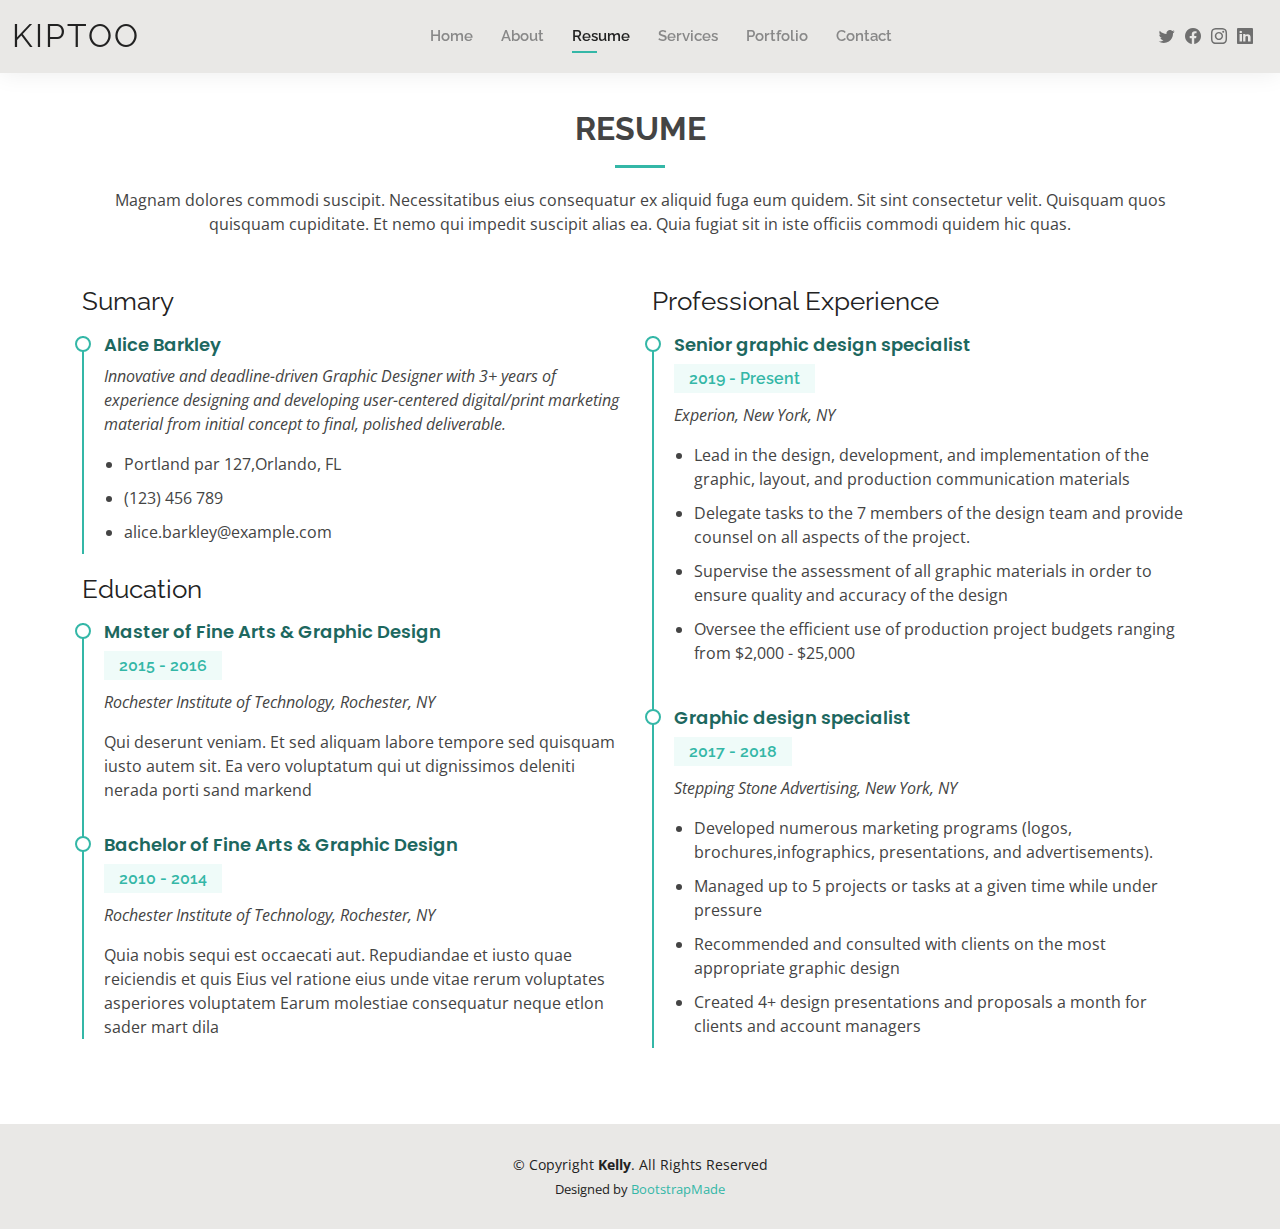
<file: resume.html>
<!DOCTYPE html>
<html lang="en">

<head>
  <meta charset="utf-8">
  <meta content="width=device-width, initial-scale=1.0" name="viewport">

  <title>Resume - Kiptoo Bootstrap Template</title>
  <meta content="" name="description">
  <meta content="" name="keywords">

  <!-- Favicons -->
  <link href="assets/img/favicon.png" rel="icon">
  <link href="assets/img/apple-touch-icon.png" rel="apple-touch-icon">

  <!-- Google Fonts -->
  <link href="https://fonts.googleapis.com/css?family=Open+Sans:300,300i,400,400i,600,600i,700,700i|Raleway:300,300i,400,400i,500,500i,600,600i,700,700i|Poppins:300,300i,400,400i,500,500i,600,600i,700,700i" rel="stylesheet">

  <!-- Vendor CSS Files -->
  <link href="assets/vendor/aos/aos.css" rel="stylesheet">
  <link href="assets/vendor/bootstrap/css/bootstrap.min.css" rel="stylesheet">
  <link href="assets/vendor/bootstrap-icons/bootstrap-icons.css" rel="stylesheet">
  <link href="assets/vendor/boxicons/css/boxicons.min.css" rel="stylesheet">
  <link href="assets/vendor/glightbox/css/glightbox.min.css" rel="stylesheet">
  <link href="assets/vendor/swiper/swiper-bundle.min.css" rel="stylesheet">

  <!-- Template Main CSS File -->
  <link href="assets/css/style.css" rel="stylesheet">

  <!-- =======================================================
  * Template Name: Kelly
  * Updated: May 30 2023 with Bootstrap v5.3.0
  * Template URL: https://bootstrapmade.com/kelly-free-bootstrap-cv-resume-html-template/
  * Author: BootstrapMade.com
  * License: https://bootstrapmade.com/license/
  ======================================================== -->
</head>

<body>

  <!-- ======= Header ======= -->
  <header id="header" class="fixed-top">
    <div class="container-fluid d-flex justify-content-between align-items-center">

      <h1 class="logo me-auto me-lg-0"><a href="index.html">KIPTOO</a></h1>
      <!-- Uncomment below if you prefer to use an image logo -->
      <!-- <a href="index.html" class="logo"><img src="assets/img/logo.png" alt="" class="img-fluid"></a>-->

      <nav id="navbar" class="navbar order-last order-lg-0">
        <ul>
          <li><a href="index.html">Home</a></li>
          <li><a href="about.html">About</a></li>
          <li><a class="active" href="resume.html">Resume</a></li>
          <li><a href="services.html">Services</a></li>
          <li><a href="portfolio.html">Portfolio</a></li>
          <li><a href="contact.html">Contact</a></li>
        </ul>
        <i class="bi bi-list mobile-nav-toggle"></i>
      </nav><!-- .navbar -->

      <div class="header-social-links">
        <a href="#" class="twitter"><i class="bi bi-twitter"></i></a>
        <a href="#" class="facebook"><i class="bi bi-facebook"></i></a>
        <a href="#" class="instagram"><i class="bi bi-instagram"></i></a>
        <a href="#" class="linkedin"><i class="bi bi-linkedin"></i></i></a>
      </div>

    </div>

  </header><!-- End Header -->

  <main id="main">

    <!-- ======= Resume Section ======= -->
    <section id="resume" class="resume">
      <div class="container" data-aos="fade-up">

        <div class="section-title">
          <h2>Resume</h2>
          <p>Magnam dolores commodi suscipit. Necessitatibus eius consequatur ex aliquid fuga eum quidem. Sit sint consectetur velit. Quisquam quos quisquam cupiditate. Et nemo qui impedit suscipit alias ea. Quia fugiat sit in iste officiis commodi quidem hic quas.</p>
        </div>

        <div class="row">
          <div class="col-lg-6">
            <h3 class="resume-title">Sumary</h3>
            <div class="resume-item pb-0">
              <h4>Alice Barkley</h4>
              <p><em>Innovative and deadline-driven Graphic Designer with 3+ years of experience designing and developing user-centered digital/print marketing material from initial concept to final, polished deliverable.</em></p>
              <p>
              <ul>
                <li>Portland par 127,Orlando, FL</li>
                <li>(123) 456 789</li>
                <li>alice.barkley@example.com</li>
              </ul>
              </p>
            </div>

            <h3 class="resume-title">Education</h3>
            <div class="resume-item">
              <h4>Master of Fine Arts &amp; Graphic Design</h4>
              <h5>2015 - 2016</h5>
              <p><em>Rochester Institute of Technology, Rochester, NY</em></p>
              <p>Qui deserunt veniam. Et sed aliquam labore tempore sed quisquam iusto autem sit. Ea vero voluptatum qui ut dignissimos deleniti nerada porti sand markend</p>
            </div>
            <div class="resume-item">
              <h4>Bachelor of Fine Arts &amp; Graphic Design</h4>
              <h5>2010 - 2014</h5>
              <p><em>Rochester Institute of Technology, Rochester, NY</em></p>
              <p>Quia nobis sequi est occaecati aut. Repudiandae et iusto quae reiciendis et quis Eius vel ratione eius unde vitae rerum voluptates asperiores voluptatem Earum molestiae consequatur neque etlon sader mart dila</p>
            </div>
          </div>
          <div class="col-lg-6">
            <h3 class="resume-title">Professional Experience</h3>
            <div class="resume-item">
              <h4>Senior graphic design specialist</h4>
              <h5>2019 - Present</h5>
              <p><em>Experion, New York, NY </em></p>
              <p>
              <ul>
                <li>Lead in the design, development, and implementation of the graphic, layout, and production communication materials</li>
                <li>Delegate tasks to the 7 members of the design team and provide counsel on all aspects of the project. </li>
                <li>Supervise the assessment of all graphic materials in order to ensure quality and accuracy of the design</li>
                <li>Oversee the efficient use of production project budgets ranging from $2,000 - $25,000</li>
              </ul>
              </p>
            </div>
            <div class="resume-item">
              <h4>Graphic design specialist</h4>
              <h5>2017 - 2018</h5>
              <p><em>Stepping Stone Advertising, New York, NY</em></p>
              <p>
              <ul>
                <li>Developed numerous marketing programs (logos, brochures,infographics, presentations, and advertisements).</li>
                <li>Managed up to 5 projects or tasks at a given time while under pressure</li>
                <li>Recommended and consulted with clients on the most appropriate graphic design</li>
                <li>Created 4+ design presentations and proposals a month for clients and account managers</li>
              </ul>
              </p>
            </div>
          </div>
        </div>

      </div>
    </section><!-- End Resume Section -->

  </main><!-- End #main -->

  <!-- ======= Footer ======= -->
  <footer id="footer">
    <div class="container">
      <div class="copyright">
        &copy; Copyright <strong><span>Kelly</span></strong>. All Rights Reserved
      </div>
      <div class="credits">
        <!-- All the links in the footer should remain intact. -->
        <!-- You can delete the links only if you purchased the pro version. -->
        <!-- Licensing information: https://bootstrapmade.com/license/ -->
        <!-- Purchase the pro version with working PHP/AJAX contact form: https://bootstrapmade.com/kelly-free-bootstrap-cv-resume-html-template/ -->
        Designed by <a href="https://bootstrapmade.com/">BootstrapMade</a>
      </div>
    </div>
  </footer><!-- End  Footer -->

  <div id="preloader"></div>
  <a href="#" class="back-to-top d-flex align-items-center justify-content-center"><i class="bi bi-arrow-up-short"></i></a>

  <!-- Vendor JS Files -->
  <script src="assets/vendor/purecounter/purecounter_vanilla.js"></script>
  <script src="assets/vendor/aos/aos.js"></script>
  <script src="assets/vendor/bootstrap/js/bootstrap.bundle.min.js"></script>
  <script src="assets/vendor/glightbox/js/glightbox.min.js"></script>
  <script src="assets/vendor/isotope-layout/isotope.pkgd.min.js"></script>
  <script src="assets/vendor/swiper/swiper-bundle.min.js"></script>
  <script src="assets/vendor/waypoints/noframework.waypoints.js"></script>
  <script src="assets/vendor/php-email-form/validate.js"></script>

  <!-- Template Main JS File -->
  <script src="assets/js/main.js"></script>

</body>

</html>
</file>
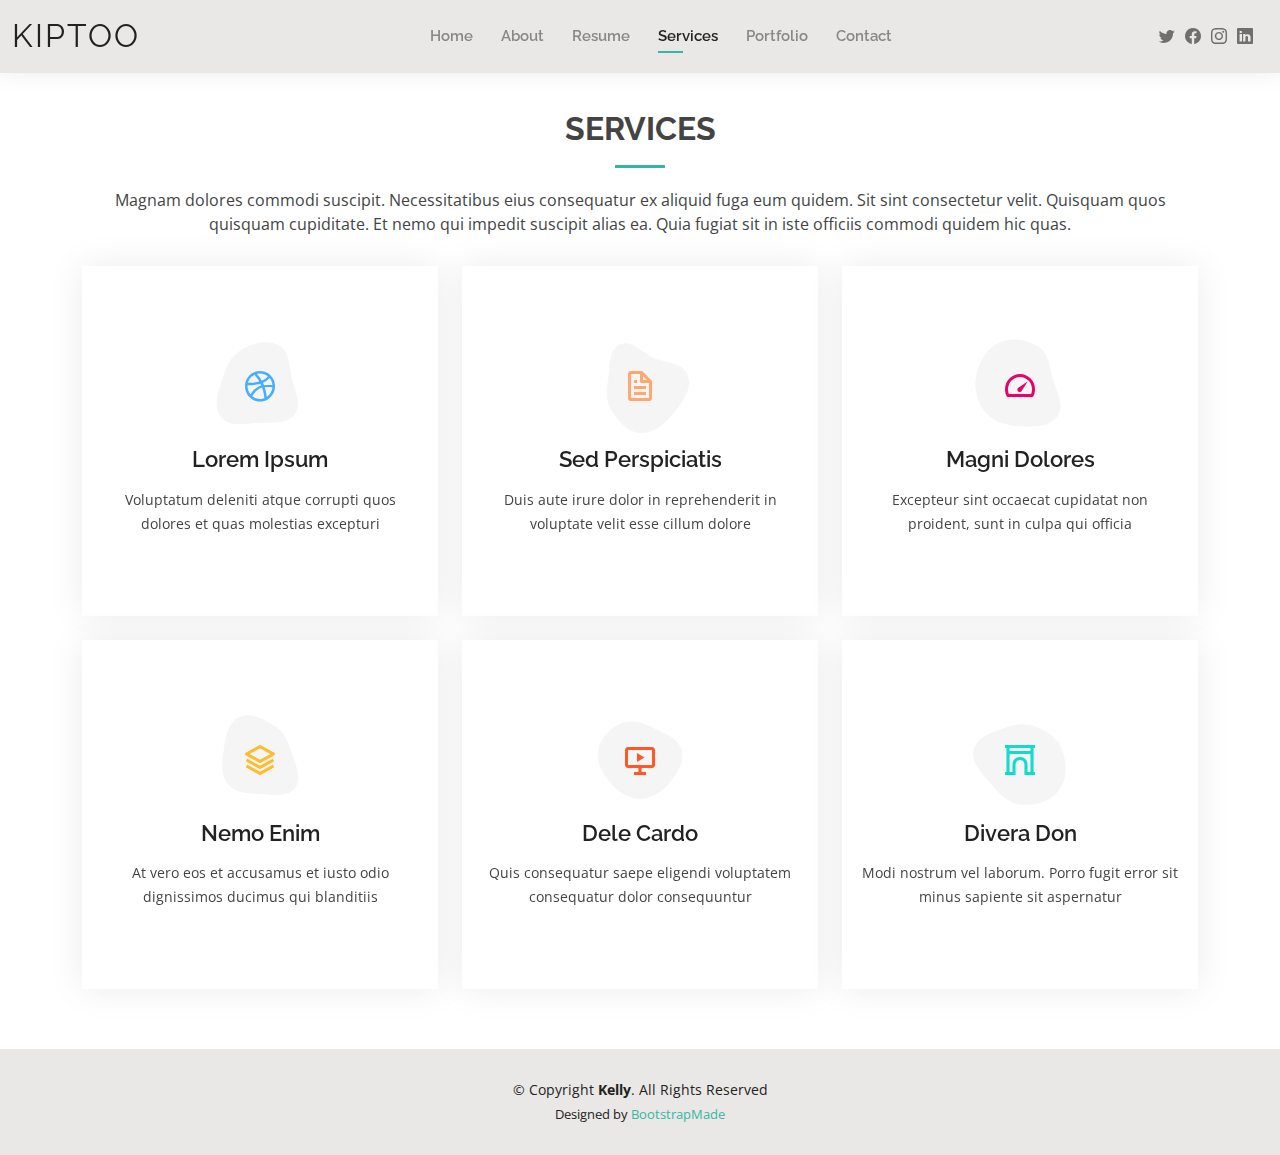
<file: services.html>
<!DOCTYPE html>
<html lang="en">

<head>
  <meta charset="utf-8">
  <meta content="width=device-width, initial-scale=1.0" name="viewport">

  <title>Services - kiptoo Bootstrap Template</title>
  <meta content="" name="description">
  <meta content="" name="keywords">

  <!-- Favicons -->
  <link href="assets/img/favicon.png" rel="icon">
  <link href="assets/img/apple-touch-icon.png" rel="apple-touch-icon">

  <!-- Google Fonts -->
  <link href="https://fonts.googleapis.com/css?family=Open+Sans:300,300i,400,400i,600,600i,700,700i|Raleway:300,300i,400,400i,500,500i,600,600i,700,700i|Poppins:300,300i,400,400i,500,500i,600,600i,700,700i" rel="stylesheet">

  <!-- Vendor CSS Files -->
  <link href="assets/vendor/aos/aos.css" rel="stylesheet">
  <link href="assets/vendor/bootstrap/css/bootstrap.min.css" rel="stylesheet">
  <link href="assets/vendor/bootstrap-icons/bootstrap-icons.css" rel="stylesheet">
  <link href="assets/vendor/boxicons/css/boxicons.min.css" rel="stylesheet">
  <link href="assets/vendor/glightbox/css/glightbox.min.css" rel="stylesheet">
  <link href="assets/vendor/swiper/swiper-bundle.min.css" rel="stylesheet">

  <!-- Template Main CSS File -->
  <link href="assets/css/style.css" rel="stylesheet">

  <!-- =======================================================
  * Template Name: Kelly
  * Updated: May 30 2023 with Bootstrap v5.3.0
  * Template URL: https://bootstrapmade.com/kelly-free-bootstrap-cv-resume-html-template/
  * Author: BootstrapMade.com
  * License: https://bootstrapmade.com/license/
  ======================================================== -->
</head>

<body>

  <!-- ======= Header ======= -->
  <header id="header" class="fixed-top">
    <div class="container-fluid d-flex justify-content-between align-items-center">

      <h1 class="logo me-auto me-lg-0"><a href="index.html">Kiptoo</a></h1>
      <!-- Uncomment below if you prefer to use an image logo -->
      <!-- <a href="index.html" class="logo"><img src="assets/img/logo.png" alt="" class="img-fluid"></a>-->

      <nav id="navbar" class="navbar order-last order-lg-0">
        <ul>
          <li><a href="index.html">Home</a></li>
          <li><a href="about.html">About</a></li>
          <li><a href="resume.html">Resume</a></li>
          <li><a class="active" href="services.html">Services</a></li>
          <li><a href="portfolio.html">Portfolio</a></li>
          <li><a href="contact.html">Contact</a></li>
        </ul>
        <i class="bi bi-list mobile-nav-toggle"></i>
      </nav><!-- .navbar -->

      <div class="header-social-links">
        <a href="#" class="twitter"><i class="bi bi-twitter"></i></a>
        <a href="#" class="facebook"><i class="bi bi-facebook"></i></a>
        <a href="#" class="instagram"><i class="bi bi-instagram"></i></a>
        <a href="#" class="linkedin"><i class="bi bi-linkedin"></i></i></a>
      </div>

    </div>

  </header><!-- End Header -->

  <main id="main">

    <!-- ======= Services Section ======= -->
    <section id="services" class="services">
      <div class="container" data-aos="fade-up">

        <div class="section-title">
          <h2>Services</h2>
          <p>Magnam dolores commodi suscipit. Necessitatibus eius consequatur ex aliquid fuga eum quidem. Sit sint consectetur velit. Quisquam quos quisquam cupiditate. Et nemo qui impedit suscipit alias ea. Quia fugiat sit in iste officiis commodi quidem hic quas.</p>
        </div>

        <div class="row">
          <div class="col-lg-4 col-md-6 d-flex align-items-stretch" data-aos="zoom-in" data-aos-delay="100">
            <div class="icon-box iconbox-blue">
              <div class="icon">
                <svg width="100" height="100" viewBox="0 0 600 600" xmlns="http://www.w3.org/2000/svg">
                  <path stroke="none" stroke-width="0" fill="#f5f5f5" d="M300,521.0016835830174C376.1290562159157,517.8887921683347,466.0731472004068,529.7835943286574,510.70327084640275,468.03025145048787C554.3714126377745,407.6079735673963,508.03601936045806,328.9844924480964,491.2728898941984,256.3432110539036C474.5976632858925,184.082847569629,479.9380746630129,96.60480741107993,416.23090153303,58.64404602377083C348.86323505073057,18.502131276798302,261.93793281208167,40.57373210992963,193.5410806939664,78.93577620505333C130.42746243093433,114.334589627462,98.30271207620316,179.96522072025542,76.75703585869454,249.04625023123273C51.97151888228291,328.5150500222984,13.704378332031375,421.85034740162234,66.52175969318436,486.19268352777647C119.04800174914682,550.1803526380478,217.28368757567262,524.383925680826,300,521.0016835830174"></path>
                </svg>
                <i class="bx bxl-dribbble"></i>
              </div>
              <h4><a href="">Lorem Ipsum</a></h4>
              <p>Voluptatum deleniti atque corrupti quos dolores et quas molestias excepturi</p>
            </div>
          </div>

          <div class="col-lg-4 col-md-6 d-flex align-items-stretch mt-4 mt-md-0" data-aos="zoom-in" data-aos-delay="200">
            <div class="icon-box iconbox-orange ">
              <div class="icon">
                <svg width="100" height="100" viewBox="0 0 600 600" xmlns="http://www.w3.org/2000/svg">
                  <path stroke="none" stroke-width="0" fill="#f5f5f5" d="M300,582.0697525312426C382.5290701553225,586.8405444964366,449.9789794690241,525.3245884688669,502.5850820975895,461.55621195738473C556.606425686781,396.0723002908107,615.8543463187945,314.28637112970534,586.6730223649479,234.56875336149918C558.9533121215079,158.8439757836574,454.9685369536778,164.00468322053177,381.49747125262974,130.76875717737553C312.15926192815925,99.40240125094834,248.97055460311594,18.661163978235184,179.8680185752513,50.54337015887873C110.5421016452524,82.52863877960104,119.82277516462835,180.83849132639028,109.12597500060166,256.43424936330496C100.08760227029461,320.3096726198365,92.17705696193138,384.0621239912766,124.79988738764834,439.7174275375508C164.83382741302287,508.01625554203684,220.96474134820875,577.5009287672846,300,582.0697525312426"></path>
                </svg>
                <i class="bx bx-file"></i>
              </div>
              <h4><a href="">Sed Perspiciatis</a></h4>
              <p>Duis aute irure dolor in reprehenderit in voluptate velit esse cillum dolore</p>
            </div>
          </div>

          <div class="col-lg-4 col-md-6 d-flex align-items-stretch mt-4 mt-lg-0" data-aos="zoom-in" data-aos-delay="300">
            <div class="icon-box iconbox-pink">
              <div class="icon">
                <svg width="100" height="100" viewBox="0 0 600 600" xmlns="http://www.w3.org/2000/svg">
                  <path stroke="none" stroke-width="0" fill="#f5f5f5" d="M300,541.5067337569781C382.14930387511276,545.0595476570109,479.8736841581634,548.3450877840088,526.4010558755058,480.5488172755941C571.5218469581645,414.80211281144784,517.5187510058486,332.0715597781072,496.52539010469104,255.14436215662573C477.37192572678356,184.95920475031193,473.57363656557914,105.61284051026155,413.0603344069578,65.22779650032875C343.27470386102294,18.654635553484475,251.2091493199835,5.337323636656869,175.0934190732945,40.62881213300186C97.87086631185822,76.43348514350839,51.98124368387456,156.15599469081315,36.44837278890362,239.84606092416172C21.716077023791087,319.22268207091537,43.775223500013084,401.1760424656574,96.891909868211,461.97329694683043C147.22146801428983,519.5804099606455,223.5754009179313,538.201503339737,300,541.5067337569781"></path>
                </svg>
                <i class="bx bx-tachometer"></i>
              </div>
              <h4><a href="">Magni Dolores</a></h4>
              <p>Excepteur sint occaecat cupidatat non proident, sunt in culpa qui officia</p>
            </div>
          </div>

          <div class="col-lg-4 col-md-6 d-flex align-items-stretch mt-4" data-aos="zoom-in" data-aos-delay="100">
            <div class="icon-box iconbox-yellow">
              <div class="icon">
                <svg width="100" height="100" viewBox="0 0 600 600" xmlns="http://www.w3.org/2000/svg">
                  <path stroke="none" stroke-width="0" fill="#f5f5f5" d="M300,503.46388370962813C374.79870501325706,506.71871716319447,464.8034551963731,527.1746412648533,510.4981551193396,467.86667711651364C555.9287308511215,408.9015244558933,512.6030010748507,327.5744911775523,490.211057578863,256.5855673507754C471.097692560561,195.9906835881958,447.69079081568157,138.11976852964426,395.19560036434837,102.3242989838813C329.3053358748298,57.3949838291264,248.02791733380457,8.279543830951368,175.87071277845988,42.242879143198664C103.41431057327972,76.34704239035025,93.79494320519305,170.9812938413882,81.28167332365135,250.07896920659033C70.17666984294237,320.27484674793965,64.84698225790005,396.69656628748305,111.28512138212992,450.4950937839243C156.20124167950087,502.5303643271138,231.32542653798444,500.4755392045468,300,503.46388370962813"></path>
                </svg>
                <i class="bx bx-layer"></i>
              </div>
              <h4><a href="">Nemo Enim</a></h4>
              <p>At vero eos et accusamus et iusto odio dignissimos ducimus qui blanditiis</p>
            </div>
          </div>

          <div class="col-lg-4 col-md-6 d-flex align-items-stretch mt-4" data-aos="zoom-in" data-aos-delay="200">
            <div class="icon-box iconbox-red">
              <div class="icon">
                <svg width="100" height="100" viewBox="0 0 600 600" xmlns="http://www.w3.org/2000/svg">
                  <path stroke="none" stroke-width="0" fill="#f5f5f5" d="M300,532.3542879108572C369.38199826031484,532.3153073249985,429.10787420159085,491.63046689027357,474.5244479745417,439.17860296908856C522.8885846962883,383.3225815378663,569.1668002868075,314.3205725914397,550.7432151929288,242.7694973846089C532.6665558377875,172.5657663291529,456.2379748765914,142.6223662098291,390.3689995646985,112.34683881706744C326.66090330228417,83.06452184765237,258.84405631176094,53.51806209861945,193.32584062364296,78.48882559362697C121.61183558270385,105.82097193414197,62.805066853699245,167.19869350419734,48.57481801355237,242.6138429142374C34.843463184063346,315.3850353017275,76.69343916112496,383.4422959591041,125.22947124332185,439.3748458443577C170.7312796277747,491.8107796887764,230.57421082200815,532.3932930995766,300,532.3542879108572"></path>
                </svg>
                <i class="bx bx-slideshow"></i>
              </div>
              <h4><a href="">Dele Cardo</a></h4>
              <p>Quis consequatur saepe eligendi voluptatem consequatur dolor consequuntur</p>
            </div>
          </div>

          <div class="col-lg-4 col-md-6 d-flex align-items-stretch mt-4" data-aos="zoom-in" data-aos-delay="300">
            <div class="icon-box iconbox-teal">
              <div class="icon">
                <svg width="100" height="100" viewBox="0 0 600 600" xmlns="http://www.w3.org/2000/svg">
                  <path stroke="none" stroke-width="0" fill="#f5f5f5" d="M300,566.797414625762C385.7384707136149,576.1784315230908,478.7894351017131,552.8928747891023,531.9192734346935,484.94944893311C584.6109503024035,417.5663521118492,582.489472248146,322.67544863468447,553.9536738515405,242.03673114598146C529.1557734026468,171.96086150256528,465.24506316201064,127.66468636344209,395.9583748389544,100.7403814666027C334.2173773831606,76.7482773500951,269.4350130405921,84.62216499799875,207.1952322260088,107.2889140133804C132.92018162631612,134.33871894543012,41.79353780512637,160.00259165414826,22.644507872594943,236.69541883565114C3.319112789854554,314.0945973066697,72.72355303640163,379.243833228382,124.04198916343866,440.3218312028393C172.9286146004772,498.5055451809895,224.45579914871206,558.5317968840102,300,566.797414625762"></path>
                </svg>
                <i class="bx bx-arch"></i>
              </div>
              <h4><a href="">Divera Don</a></h4>
              <p>Modi nostrum vel laborum. Porro fugit error sit minus sapiente sit aspernatur</p>
            </div>
          </div>

        </div>

      </div>
    </section><!-- End Services Section -->

  </main><!-- End #main -->

  <!-- ======= Footer ======= -->
  <footer id="footer">
    <div class="container">
      <div class="copyright">
        &copy; Copyright <strong><span>Kelly</span></strong>. All Rights Reserved
      </div>
      <div class="credits">
        <!-- All the links in the footer should remain intact. -->
        <!-- You can delete the links only if you purchased the pro version. -->
        <!-- Licensing information: https://bootstrapmade.com/license/ -->
        <!-- Purchase the pro version with working PHP/AJAX contact form: https://bootstrapmade.com/kelly-free-bootstrap-cv-resume-html-template/ -->
        Designed by <a href="https://bootstrapmade.com/">BootstrapMade</a>
      </div>
    </div>
  </footer><!-- End  Footer -->

  <div id="preloader"></div>
  <a href="#" class="back-to-top d-flex align-items-center justify-content-center"><i class="bi bi-arrow-up-short"></i></a>

  <!-- Vendor JS Files -->
  <script src="assets/vendor/purecounter/purecounter_vanilla.js"></script>
  <script src="assets/vendor/aos/aos.js"></script>
  <script src="assets/vendor/bootstrap/js/bootstrap.bundle.min.js"></script>
  <script src="assets/vendor/glightbox/js/glightbox.min.js"></script>
  <script src="assets/vendor/isotope-layout/isotope.pkgd.min.js"></script>
  <script src="assets/vendor/swiper/swiper-bundle.min.js"></script>
  <script src="assets/vendor/waypoints/noframework.waypoints.js"></script>
  <script src="assets/vendor/php-email-form/validate.js"></script>

  <!-- Template Main JS File -->
  <script src="assets/js/main.js"></script>

</body>

</html>
</file>
<file: assets/css/style.css>
/**
* Template Name: Kiptoo
* Updated: May 30 2023 with Bootstrap v5.3.0
* Template URL: https://bootstrapmade.com/kelly-free-bootstrap-cv-resume-html-template/
* Author: BootstrapMade.com
* License: https://bootstrapmade.com/license/
*/

/*--------------------------------------------------------------
# General
--------------------------------------------------------------*/
body {
  font-family: "Open Sans", sans-serif;
  color: #444444;
}

a {
  color: #34b7a7;
  text-decoration: none;
}

a:hover {
  color: #51cdbe;
  text-decoration: none;
}

h1,
h2,
h3,
h4,
h5,
h6 {
  font-family: "Raleway", sans-serif;
}

#main {
  margin-top: 50px;
}

@media (max-width: 992px) {
  #main {
    margin-top: 30px;
  }
}

/*--------------------------------------------------------------
# Preloader
--------------------------------------------------------------*/
#preloader {
  position: fixed;
  top: 0;
  left: 0;
  right: 0;
  bottom: 0;
  z-index: 9999;
  overflow: hidden;
  background: #fff;
}

#preloader:before {
  content: "";
  position: fixed;
  top: calc(50% - 30px);
  left: calc(50% - 30px);
  border: 6px solid #34b7a7;
  border-top-color: #dcf5f2;
  border-radius: 50%;
  width: 60px;
  height: 60px;
  animation: animate-preloader 1s linear infinite;
}

@keyframes animate-preloader {
  0% {
    transform: rotate(0deg);
  }

  100% {
    transform: rotate(360deg);
  }
}

/*--------------------------------------------------------------
# Back to top button
--------------------------------------------------------------*/
.back-to-top {
  position: fixed;
  visibility: hidden;
  opacity: 0;
  right: 15px;
  bottom: 15px;
  z-index: 996;
  background: #34b7a7;
  width: 40px;
  height: 40px;
  border-radius: 50px;
  transition: all 0.4s;
}

.back-to-top i {
  font-size: 24px;
  color: #fff;
  line-height: 0;
}

.back-to-top:hover {
  background: #49cbbb;
  color: #fff;
}

.back-to-top.active {
  visibility: visible;
  opacity: 1;
}

/*--------------------------------------------------------------
# Header
--------------------------------------------------------------*/
#header {
  background: #e9e8e6;
  box-shadow: 0px 0px 25px 0 rgba(0, 0, 0, 0.08);
  z-index: 997;
  padding: 15px 0;
}

#header .logo {
  font-size: 32px;
  margin: 0;
  padding: 0;
  line-height: 1;
  font-weight: 400;
  letter-spacing: 2px;
  text-transform: uppercase;
}

#header .logo a {
  color: #222222;
}

#header .logo img {
  max-height: 40px;
}

@media (max-width: 992px) {
  #header .logo {
    font-size: 28px;
  }
}

/*--------------------------------------------------------------
# Header Social Links
--------------------------------------------------------------*/
.header-social-links {
  padding-right: 15px;
}

.header-social-links a {
  color: #6f6f6f;
  padding-left: 6px;
  display: inline-block;
  line-height: 0px;
  transition: 0.3s;
  font-size: 16px;
}

.header-social-links a:hover {
  color: #34b7a7;
}

/*--------------------------------------------------------------
# Navigation Menu
--------------------------------------------------------------*/
/**
* Desktop Navigation 
*/
.navbar {
  padding: 0;
}

.navbar ul {
  margin: 0;
  padding: 0;
  display: flex;
  list-style: none;
  align-items: center;
}

.navbar li {
  position: relative;
  padding: 10px 0 10px 28px;
}

.navbar a,
.navbar a:focus {
  display: flex;
  align-items: center;
  justify-content: space-between;
  font-family: "Raleway", sans-serif;
  font-size: 15px;
  font-weight: 600;
  color: #888888;
  white-space: nowrap;
  transition: 0.3s;
  position: relative;
}

.navbar a i,
.navbar a:focus i {
  font-size: 12px;
  line-height: 0;
  margin-left: 5px;
}

.navbar>ul>li>a:before {
  content: "";
  position: absolute;
  width: 0;
  height: 2px;
  bottom: -5px;
  left: 0;
  background-color: #34b7a7;
  visibility: hidden;
  width: 0px;
  transition: all 0.3s ease-in-out 0s;
}

.navbar a:hover:before,
.navbar li:hover>a:before,
.navbar .active:before {
  visibility: visible;
  width: 25px;
}

.navbar a:hover,
.navbar .active,
.navbar .active:focus,
.navbar li:hover>a {
  color: #222222;
}

.navbar .dropdown ul {
  display: block;
  position: absolute;
  left: 14px;
  top: calc(100% + 30px);
  margin: 0;
  padding: 10px 0;
  z-index: 99;
  opacity: 0;
  visibility: hidden;
  background: #fff;
  box-shadow: 0px 0px 30px rgba(127, 137, 161, 0.25);
  transition: 0.3s;
  border-radius: 4px;
}

.navbar .dropdown ul li {
  min-width: 200px;
  padding: 0;
}

.navbar .dropdown ul a {
  padding: 10px 20px;
  font-size: 15px;
  text-transform: none;
  font-weight: 600;
}

.navbar .dropdown ul a i {
  font-size: 12px;
}

.navbar .dropdown ul a:hover,
.navbar .dropdown ul .active:hover,
.navbar .dropdown ul li:hover>a {
  color: #34b7a7;
}

.navbar .dropdown:hover>ul {
  opacity: 1;
  top: 100%;
  visibility: visible;
}

.navbar .dropdown .dropdown ul {
  top: 0;
  left: calc(100% - 30px);
  visibility: hidden;
}

.navbar .dropdown .dropdown:hover>ul {
  opacity: 1;
  top: 0;
  left: 100%;
  visibility: visible;
}

@media (max-width: 1366px) {
  .navbar .dropdown .dropdown ul {
    left: -90%;
  }

  .navbar .dropdown .dropdown:hover>ul {
    left: -100%;
  }
}

/**
* Mobile Navigation 
*/
.mobile-nav-toggle {
  color: #222222;
  font-size: 28px;
  cursor: pointer;
  display: none;
  line-height: 0;
  transition: 0.5s;
}

.mobile-nav-toggle.bi-x {
  color: #fff;
}

@media (max-width: 991px) {
  .mobile-nav-toggle {
    display: block;
  }

  .navbar ul {
    display: none;
  }
}

.navbar-mobile {
  position: fixed;
  overflow: hidden;
  top: 0;
  right: 0;
  left: 0;
  bottom: 0;
  background: rgba(9, 9, 9, 0.9);
  transition: 0.3s;
  z-index: 999;
}

.navbar-mobile .mobile-nav-toggle {
  position: absolute;
  top: 15px;
  right: 15px;
}

.navbar-mobile ul {
  display: block;
  position: absolute;
  top: 55px;
  right: 15px;
  bottom: 15px;
  left: 15px;
  padding: 10px 0;
  border-radius: 10px;
  background-color: #fff;
  overflow-y: auto;
  transition: 0.3s;
}

.navbar-mobile a,
.navbar-mobile a:focus {
  font-size: 15px;
  padding-right: 15px;
  color: #222222;
}

.navbar-mobile a:hover,
.navbar-mobile .active,
.navbar-mobile li:hover>a {
  color: #34b7a7;
}

.navbar-mobile .getstarted,
.navbar-mobile .getstarted:focus {
  margin: 15px;
}

.navbar-mobile .dropdown ul {
  position: static;
  display: none;
  margin: 10px 20px;
  padding: 10px 0;
  z-index: 99;
  opacity: 1;
  visibility: visible;
  background: #fff;
  box-shadow: 0px 0px 30px rgba(127, 137, 161, 0.25);
}

.navbar-mobile .dropdown ul li {
  min-width: 200px;
}

.navbar-mobile .dropdown ul a {
  padding: 10px 20px;
}

.navbar-mobile .dropdown ul a i {
  font-size: 12px;
}

.navbar-mobile .dropdown ul a:hover,
.navbar-mobile .dropdown ul .active:hover,
.navbar-mobile .dropdown ul li:hover>a {
  color: #34b7a7;
}

.navbar-mobile .dropdown>.dropdown-active {
  display: block;
}

/*--------------------------------------------------------------
# Hero Section
--------------------------------------------------------------*/
#hero {
  width: 100%;
  height: 100vh;
  background: url("../img/hero-bg.png") top right;
  background-size: cover;
}

#hero .container {
  padding-top: 70px;
  position: relative;
}

@media (max-width: 992px) {
  #hero .container {
    padding-top: 58px;
  }
}

#hero h1 {
  margin: 0;
  font-size: 48px;
  font-weight: 700;
  line-height: 56px;
  color: #222222;
}

#hero h2 {
  color: #6f6f6f;
  margin: 10px 0 0 0;
  font-size: 22px;
}

#hero .btn-about {
  font-family: "Raleway", sans-serif;
  text-transform: uppercase;
  font-weight: 600;
  font-size: 12px;
  letter-spacing: 1px;
  display: inline-block;
  padding: 12px 40px;
  border-radius: 50px;
  transition: 0.5s;
  margin-top: 30px;
  color: #fff;
  background: #34b7a7;
}

#hero .btn-about:hover {
  background: #3dc8b7;
}

@media (min-width: 1024px) {
  #hero {
    background-attachment: fixed;
  }
}

@media (max-width: 992px) {
  #hero:before {
    content: "";
    background: rgba(255, 255, 255, 0.8);
    position: absolute;
    bottom: 0;
    top: 0;
    left: 0;
    right: 0;
  }

  #hero h1 {
    font-size: 28px;
    line-height: 36px;
  }

  #hero h2 {
    font-size: 18px;
    line-height: 24px;
  }
}

/*--------------------------------------------------------------
# Sections General
--------------------------------------------------------------*/
section {
  padding: 60px 0;
}

.section-bg {
  background-color: #e7f8f6;
}

.section-title {
  text-align: center;
  padding-bottom: 30px;
}

.section-title h2 {
  font-size: 32px;
  font-weight: bold;
  text-transform: uppercase;
  margin-bottom: 20px;
  padding-bottom: 20px;
  position: relative;
}

.section-title h2::after {
  content: "";
  position: absolute;
  display: block;
  width: 50px;
  height: 3px;
  background: #34b7a7;
  bottom: 0;
  left: calc(50% - 25px);
}

.section-title p {
  margin-bottom: 0;
}

/*--------------------------------------------------------------
# Cta
--------------------------------------------------------------*/
.cta {
  background: linear-gradient(rgba(0, 0, 0, 0.6), rgba(0, 0, 0, 0.6)), url("../img/hero-bg.png") fixed center center;
  background-size: cover;
  padding: 80px 0;
}

.cta h3 {
  color: #fff;
  font-size: 28px;
  font-weight: 700;
}

.cta p {
  color: #fff;
}

.cta .cta-btn {
  font-family: "Raleway", sans-serif;
  text-transform: uppercase;
  font-weight: 500;
  font-size: 16px;
  letter-spacing: 1px;
  display: inline-block;
  padding: 8px 20px;
  border-radius: 2px;
  transition: 0.5s;
  margin: 10px;
  border: 2px solid #fff;
  color: #fff;
}

.cta .cta-btn:hover {
  background: #34b7a7;
  border: 2px solid #34b7a7;
}

@media (max-width: 1024px) {
  .cta {
    background-attachment: scroll;
  }
}

@media (min-width: 769px) {
  .cta .cta-btn-container {
    display: flex;
    align-items: center;
    justify-content: flex-end;
  }
}

/*--------------------------------------------------------------
# About
--------------------------------------------------------------*/
.about .content h3 {
  font-weight: 700;
  font-size: 26px;
  color: #555555;
}

.about .content ul {
  list-style: none;
  padding: 0;
}

.about .content ul li {
  padding-bottom: 10px;
}

.about .content ul i {
  font-size: 20px;
  padding-right: 2px;
  color: #34b7a7;
}

.about .content p:last-child {
  margin-bottom: 0;
}

/*--------------------------------------------------------------
# Skills
--------------------------------------------------------------*/
.skills .progress {
  height: 60px;
  display: block;
  background: none;
  border-radius: 0;
}

.skills .progress .skill {
  padding: 10px 0;
  margin: 0 0 6px 0;
  text-transform: uppercase;
  display: block;
  font-weight: 600;
  font-family: "Poppins", sans-serif;
  color: #222222;
}

.skills .progress .skill .val {
  float: right;
  font-style: normal;
}

.skills .progress-bar-wrap {
  background: #f3f3f3;
}

.skills .progress-bar {
  width: 1px;
  height: 10px;
  transition: 0.9s;
  background-color: #34b7a7;
}

/*--------------------------------------------------------------
# Facts
--------------------------------------------------------------*/
.facts .counters span {
  font-size: 48px;
  display: block;
  color: #34b7a7;
}

.facts .counters p {
  padding: 0;
  margin: 0 0 20px 0;
  font-family: "Raleway", sans-serif;
  font-size: 14px;
}

/*--------------------------------------------------------------
# Testimonials
--------------------------------------------------------------*/
.testimonials .section-header {
  margin-bottom: 40px;
}

.testimonials .testimonials-carousel,
.testimonials .testimonials-slider {
  overflow: hidden;
}

.testimonials .testimonial-item {
  text-align: center;
}

.testimonials .testimonial-item .testimonial-img {
  width: 120px;
  border-radius: 50%;
  border: 4px solid #fff;
  margin: 0 auto;
}

.testimonials .testimonial-item h3 {
  font-size: 20px;
  font-weight: bold;
  margin: 10px 0 5px 0;
  color: #111;
}

.testimonials .testimonial-item h4 {
  font-size: 14px;
  color: #999;
  margin: 0 0 15px 0;
}

.testimonials .testimonial-item .quote-icon-left,
.testimonials .testimonial-item .quote-icon-right {
  color: #c8efea;
  font-size: 26px;
}

.testimonials .testimonial-item .quote-icon-left {
  display: inline-block;
  left: -5px;
  position: relative;
}

.testimonials .testimonial-item .quote-icon-right {
  display: inline-block;
  right: -5px;
  position: relative;
  top: 10px;
}

.testimonials .testimonial-item p {
  font-style: italic;
  margin: 0 auto 15px auto;
}

@media (min-width: 992px) {
  .testimonials .testimonial-item p {
    width: 80%;
  }
}

.testimonials .swiper-pagination {
  margin-top: 20px;
  position: relative;
}

.testimonials .swiper-pagination .swiper-pagination-bullet {
  width: 12px;
  height: 12px;
  background-color: #fff;
  opacity: 1;
  border: 1px solid #34b7a7;
}

.testimonials .swiper-pagination .swiper-pagination-bullet-active {
  background-color: #34b7a7;
}

/*--------------------------------------------------------------
# Resume
--------------------------------------------------------------*/
.resume .resume-title {
  font-size: 26px;
  font-weight: 400;
  margin-top: 20px;
  margin-bottom: 20px;
  color: #222222;
}

.resume .resume-item {
  padding: 0 0 20px 20px;
  margin-top: -2px;
  border-left: 2px solid #34b7a7;
  position: relative;
}

.resume .resume-item h4 {
  line-height: 18px;
  font-size: 18px;
  font-weight: 600;
  font-family: "Poppins", sans-serif;
  color: #1d685f;
  margin-bottom: 10px;
}

.resume .resume-item h5 {
  font-size: 16px;
  background: #effbf9;
  padding: 5px 15px;
  display: inline-block;
  font-weight: 600;
  margin-bottom: 10px;
  color: #34b7a7;
}

.resume .resume-item ul {
  padding-left: 20px;
}

.resume .resume-item ul li {
  padding-bottom: 10px;
}

.resume .resume-item:last-child {
  padding-bottom: 0;
}

.resume .resume-item::before {
  content: "";
  position: absolute;
  width: 16px;
  height: 16px;
  border-radius: 50px;
  left: -9px;
  top: 0;
  background: #fff;
  border: 2px solid #34b7a7;
}

/*--------------------------------------------------------------
# Services
--------------------------------------------------------------*/
.services .icon-box {
  text-align: center;
  padding: 70px 20px 80px 20px;
  transition: all ease-in-out 0.3s;
  background: #fff;
  box-shadow: 0px 0 35px 0 rgba(0, 0, 0, 0.08);
}

.services .icon-box .icon {
  margin: 0 auto;
  width: 100px;
  height: 100px;
  display: flex;
  align-items: center;
  justify-content: center;
  transition: ease-in-out 0.3s;
  position: relative;
}

.services .icon-box .icon i {
  font-size: 36px;
  transition: 0.5s;
  position: relative;
}

.services .icon-box .icon svg {
  position: absolute;
  top: 0;
  left: 0;
}

.services .icon-box .icon svg path {
  transition: 0.5s;
  fill: #f5f5f5;
}

.services .icon-box h4 {
  font-weight: 600;
  margin: 10px 0 15px 0;
  font-size: 22px;
}

.services .icon-box h4 a {
  color: #222222;
  transition: ease-in-out 0.3s;
}

.services .icon-box p {
  line-height: 24px;
  font-size: 14px;
  margin-bottom: 0;
}

.services .iconbox-blue i {
  color: #47aeff;
}

.services .iconbox-blue:hover .icon i {
  color: #fff;
}

.services .iconbox-blue:hover .icon path {
  fill: #47aeff;
}

.services .iconbox-orange i {
  color: #ffa76e;
}

.services .iconbox-orange:hover .icon i {
  color: #fff;
}

.services .iconbox-orange:hover .icon path {
  fill: #ffa76e;
}

.services .iconbox-pink i {
  color: #e80368;
}

.services .iconbox-pink:hover .icon i {
  color: #fff;
}

.services .iconbox-pink:hover .icon path {
  fill: #e80368;
}

.services .iconbox-yellow i {
  color: #ffbb2c;
}

.services .iconbox-yellow:hover .icon i {
  color: #fff;
}

.services .iconbox-yellow:hover .icon path {
  fill: #ffbb2c;
}

.services .iconbox-red i {
  color: #ff5828;
}

.services .iconbox-red:hover .icon i {
  color: #fff;
}

.services .iconbox-red:hover .icon path {
  fill: #ff5828;
}

.services .iconbox-teal i {
  color: #11dbcf;
}

.services .iconbox-teal:hover .icon i {
  color: #fff;
}

.services .iconbox-teal:hover .icon path {
  fill: #11dbcf;
}

/*--------------------------------------------------------------
# Portfolio
--------------------------------------------------------------*/
.portfolio .portfolio-item {
  margin-bottom: 30px;
}

.portfolio #portfolio-flters {
  padding: 0;
  margin: 0 auto 20px auto;
  list-style: none;
  text-align: center;
}

.portfolio #portfolio-flters li {
  cursor: pointer;
  display: inline-block;
  padding: 8px 16px 10px 16px;
  font-size: 13px;
  font-weight: 500;
  line-height: 1;
  text-transform: uppercase;
  color: #444444;
  margin-bottom: 5px;
  transition: all 0.3s ease-in-out;
  border-radius: 50px;
}

.portfolio #portfolio-flters li:hover,
.portfolio #portfolio-flters li.filter-active {
  color: #fff;
  background: #34b7a7;
}

.portfolio #portfolio-flters li:last-child {
  margin-right: 0;
}

.portfolio .portfolio-wrap {
  transition: 0.3s;
  position: relative;
  overflow: hidden;
  z-index: 1;
  background: rgba(34, 34, 34, 0.6);
}

.portfolio .portfolio-wrap::before {
  content: "";
  background: rgba(34, 34, 34, 0.6);
  position: absolute;
  left: 0;
  right: 0;
  top: 0;
  bottom: 0;
  transition: all ease-in-out 0.3s;
  z-index: 2;
  opacity: 0;
}

.portfolio .portfolio-wrap img {
  transition: all ease-in-out 0.3s;
}

.portfolio .portfolio-wrap .portfolio-info {
  opacity: 0;
  position: absolute;
  top: 0;
  left: 0;
  right: 0;
  bottom: 0;
  z-index: 3;
  transition: all ease-in-out 0.3s;
  display: flex;
  flex-direction: column;
  justify-content: flex-end;
  align-items: flex-start;
  padding: 20px;
}

.portfolio .portfolio-wrap .portfolio-info h4 {
  font-size: 20px;
  color: #fff;
  font-weight: 600;
}

.portfolio .portfolio-wrap .portfolio-info p {
  color: rgba(255, 255, 255, 0.7);
  font-size: 14px;
  text-transform: uppercase;
  padding: 0;
  margin: 0;
  font-style: italic;
}

.portfolio .portfolio-wrap .portfolio-links {
  text-align: center;
  z-index: 4;
}

.portfolio .portfolio-wrap .portfolio-links a {
  color: #fff;
  margin: 0 5px 0 0;
  font-size: 28px;
  display: inline-block;
  transition: 0.3s;
}

.portfolio .portfolio-wrap .portfolio-links a:hover {
  color: #78d9cd;
}

.portfolio .portfolio-wrap:hover::before {
  opacity: 1;
}

.portfolio .portfolio-wrap:hover img {
  transform: scale(1.2);
}

.portfolio .portfolio-wrap:hover .portfolio-info {
  opacity: 1;
}

/*--------------------------------------------------------------
# Portfolio Details
--------------------------------------------------------------*/
.portfolio-details {
  padding-top: 0;
}

.portfolio-details .portfolio-details-slider img {
  width: 100%;
}

.portfolio-details .portfolio-details-slider .swiper-pagination {
  margin-top: 20px;
  position: relative;
}

.portfolio-details .portfolio-details-slider .swiper-pagination .swiper-pagination-bullet {
  width: 12px;
  height: 12px;
  background-color: #fff;
  opacity: 1;
  border: 1px solid #34b7a7;
}

.portfolio-details .portfolio-details-slider .swiper-pagination .swiper-pagination-bullet-active {
  background-color: #34b7a7;
}

.portfolio-details .portfolio-info {
  padding: 30px;
  box-shadow: 0px 0 30px rgba(34, 34, 34, 0.08);
}

.portfolio-details .portfolio-info h3 {
  font-size: 22px;
  font-weight: 700;
  margin-bottom: 20px;
  padding-bottom: 20px;
  border-bottom: 1px solid #eee;
}

.portfolio-details .portfolio-info ul {
  list-style: none;
  padding: 0;
  font-size: 15px;
}

.portfolio-details .portfolio-info ul li+li {
  margin-top: 10px;
}

.portfolio-details .portfolio-description {
  padding-top: 30px;
}

.portfolio-details .portfolio-description h2 {
  font-size: 26px;
  font-weight: 700;
  margin-bottom: 20px;
}

.portfolio-details .portfolio-description p {
  padding: 0;
}

/*--------------------------------------------------------------
# Contact
--------------------------------------------------------------*/
.contact .info {
  width: 100%;
  background: #fff;
}

.contact .info i {
  font-size: 20px;
  color: #34b7a7;
  float: left;
  width: 44px;
  height: 44px;
  background: #effbf9;
  display: flex;
  justify-content: center;
  align-items: center;
  border-radius: 50px;
  transition: all 0.3s ease-in-out;
}

.contact .info h4 {
  padding: 0 0 0 60px;
  font-size: 22px;
  font-weight: 600;
  margin-bottom: 5px;
  color: #222222;
}

.contact .info p {
  padding: 0 0 0 60px;
  margin-bottom: 0;
  font-size: 14px;
  color: #555555;
}

.contact .info .email,
.contact .info .phone {
  margin-top: 40px;
}

.contact .info .email:hover i,
.contact .info .address:hover i,
.contact .info .phone:hover i {
  background: #34b7a7;
  color: #fff;
}

.contact .php-email-form {
  width: 100%;
  background: #fff;
}

.contact .php-email-form .form-group {
  padding-bottom: 8px;
}

.contact .php-email-form .error-message {
  display: none;
  color: #fff;
  background: #ed3c0d;
  text-align: center;
  padding: 15px;
  font-weight: 600;
}

.contact .php-email-form .sent-message {
  display: none;
  color: #fff;
  background: #18d26e;
  text-align: center;
  padding: 15px;
  font-weight: 600;
}

.contact .php-email-form .loading {
  display: none;
  background: #fff;
  text-align: center;
  padding: 15px;
}

.contact .php-email-form .loading:before {
  content: "";
  display: inline-block;
  border-radius: 50%;
  width: 24px;
  height: 24px;
  margin: 0 10px -6px 0;
  border: 3px solid #18d26e;
  border-top-color: #eee;
  animation: animate-loading 1s linear infinite;
}

.contact .php-email-form input,
.contact .php-email-form textarea {
  border-radius: 4px;
  box-shadow: none;
  font-size: 14px;
}

.contact .php-email-form input:focus,
.contact .php-email-form textarea:focus {
  border-color: #34b7a7;
}

.contact .php-email-form input {
  height: 44px;
}

.contact .php-email-form textarea {
  padding: 10px 12px;
}

.contact .php-email-form button[type=submit] {
  background: #34b7a7;
  border: 0;
  padding: 10px 30px 12px 30px;
  color: #fff;
  transition: 0.4s;
  border-radius: 50px;
}

.contact .php-email-form button[type=submit]:hover {
  background: #3dc8b7;
}

@keyframes animate-loading {
  0% {
    transform: rotate(0deg);
  }

  100% {
    transform: rotate(360deg);
  }
}

/*--------------------------------------------------------------
# Footer
--------------------------------------------------------------*/
#footer {
  background: #e9e8e6;
  padding: 30px 0;
  color: #222222;
  font-size: 14px;
  text-align: center;
}

#footer .credits {
  padding-top: 5px;
  font-size: 13px;
}

#footer .credits a {
  color: #34b7a7;
}
</file>
